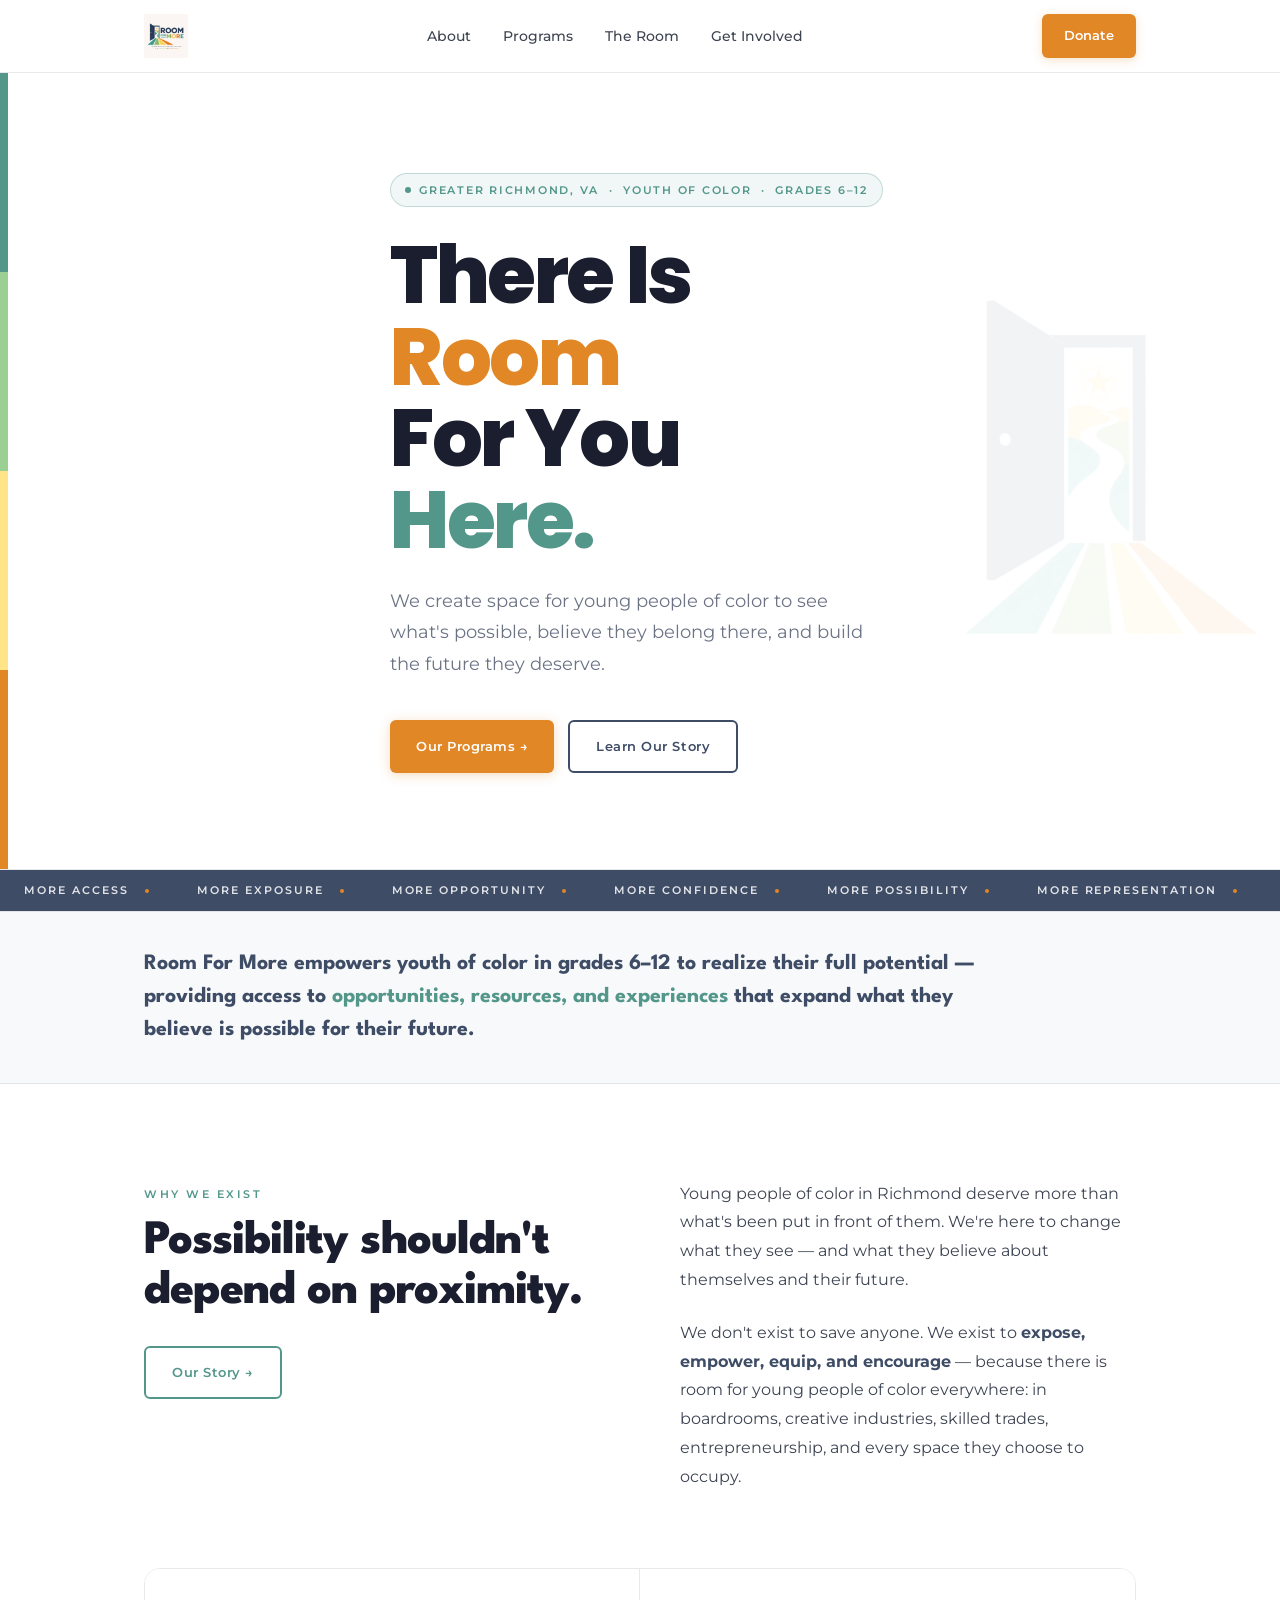
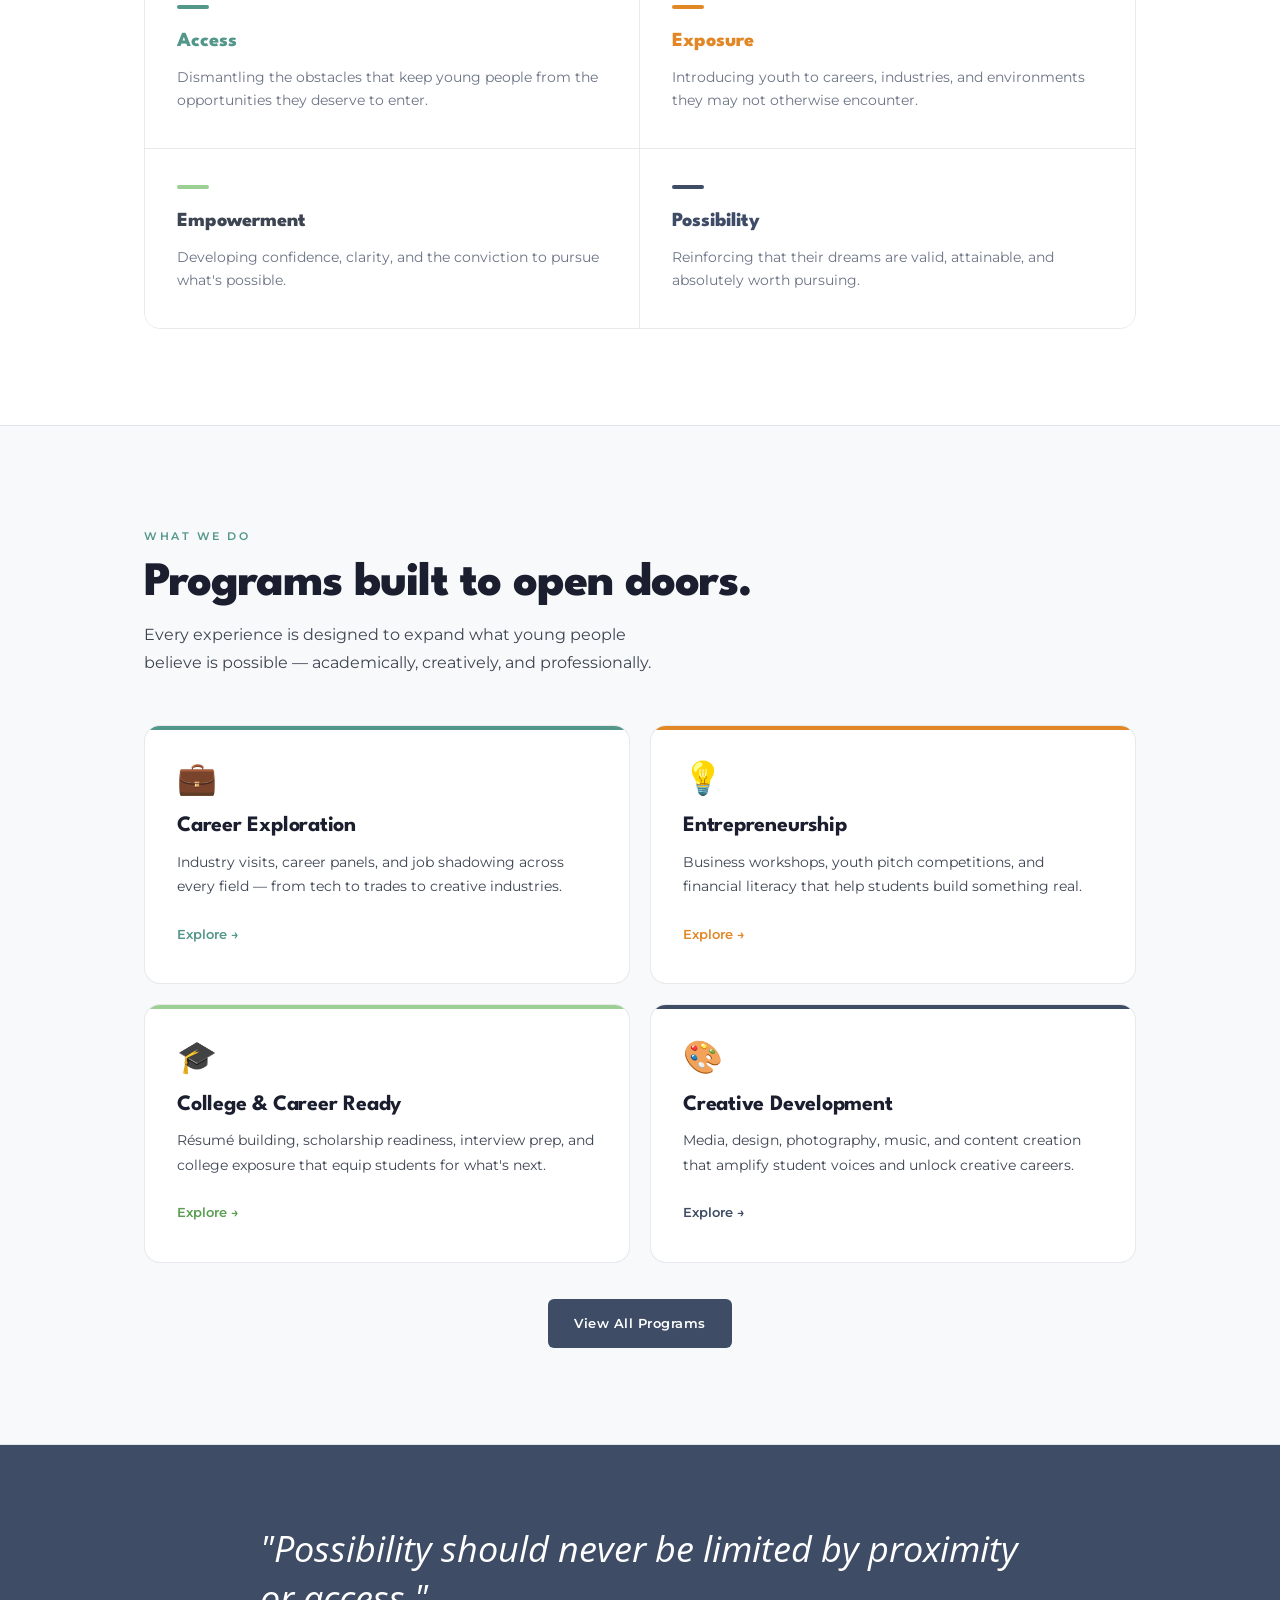
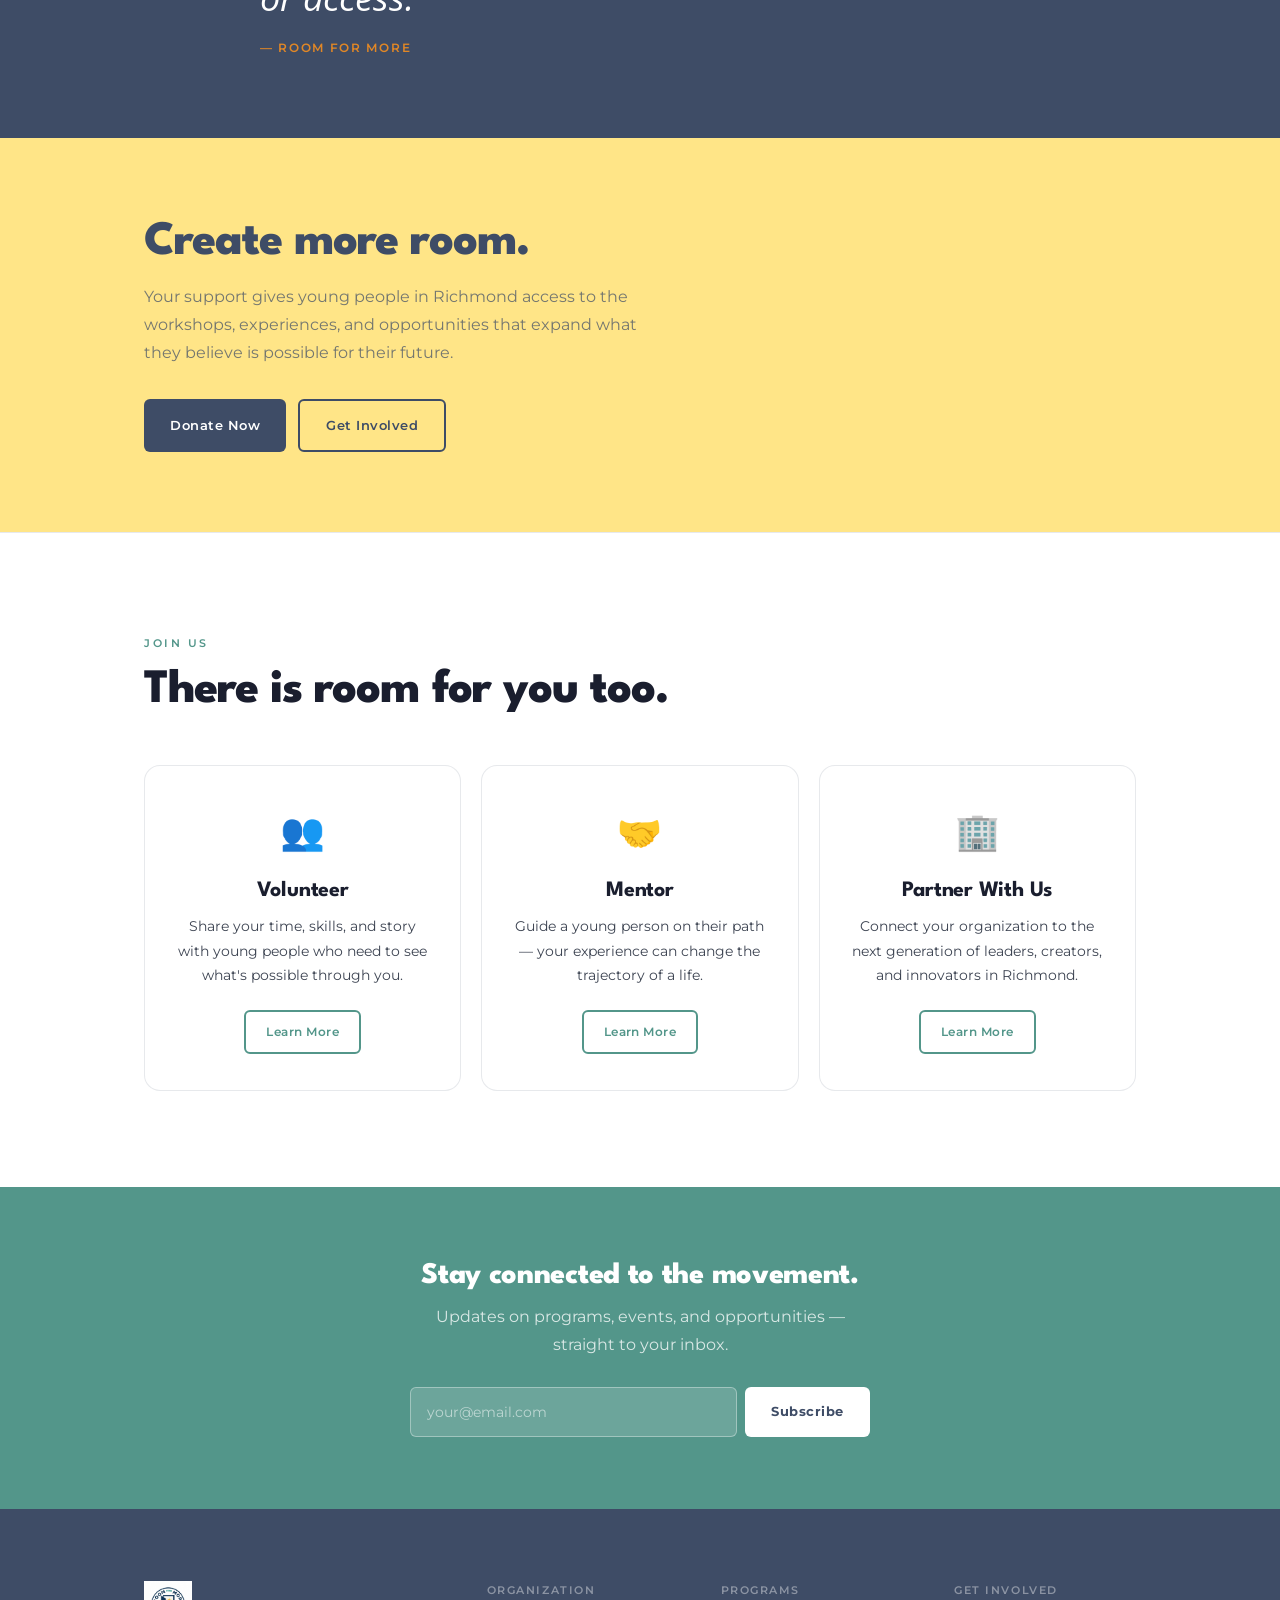
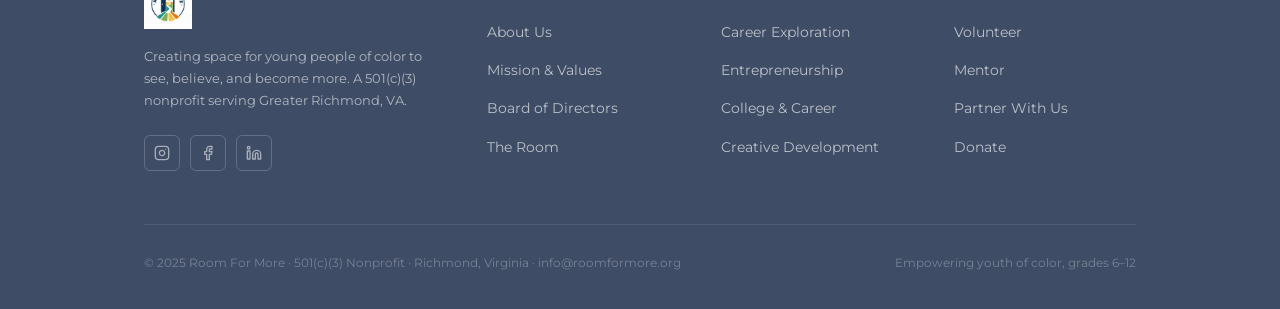
<file: index.html>
<!DOCTYPE html>
<html lang="en">
<head>
  <meta charset="UTF-8">
  <meta name="viewport" content="width=device-width, initial-scale=1.0">
  <meta name="description" content="Room For More empowers youth of color in grades 6–12 in Greater Richmond, VA through career exploration, entrepreneurship, creative development, and college readiness.">
  <title>Room For More — Creating Space for Young People of Color</title>
  <link rel="stylesheet" href="style.css">
  <style>
    /* ---- Hero ---- */
    .hero {
      background: #fff;
      padding: 100px var(--gutter) 96px;
      position: relative;
      overflow: hidden;
      min-height: 88vh;
      display: flex;
      align-items: center;
      border-bottom: 1px solid var(--border);
    }
    .hero__content { position: relative; z-index: 2; max-width: 680px; }

    .hero__tag {
      display: inline-flex;
      align-items: center;
      gap: 8px;
      background: rgba(83,150,138,0.08);
      border: 1px solid rgba(83,150,138,0.3);
      color: var(--teal);
      font-family: var(--font-sub);
      font-size: 11px;
      font-weight: 600;
      letter-spacing: 0.16em;
      text-transform: uppercase;
      padding: 7px 14px;
      border-radius: 100px;
      margin-bottom: 28px;
    }
    .hero__tag-dot {
      width: 6px; height: 6px;
      border-radius: 50%;
      background: var(--teal);
      animation: pulse 2s ease infinite;
    }
    @keyframes pulse { 0%,100%{opacity:1;} 50%{opacity:0.3;} }

    .hero h1 { margin-bottom: 24px; }
    .hero h1 .accent-orange { color: var(--orange); }
    .hero h1 .accent-teal   { color: var(--teal); }

    .hero__sub {
      font-size: clamp(15px, 2vw, 18px);
      color: var(--text-muted);
      max-width: 500px;
      line-height: 1.75;
      margin-bottom: 40px;
    }
    .hero__btns { display: flex; gap: 14px; flex-wrap: wrap; }

    /* Decorative logo watermark right side */
    .hero__watermark {
      position: absolute;
      right: -40px;
      top: 50%;
      transform: translateY(-50%);
      width: 480px;
      height: 480px;
      opacity: 0.06;
      pointer-events: none;
      z-index: 1;
    }
    /* Color stripe accent */
    .hero__stripes {
      position: absolute;
      left: 0; top: 0; bottom: 0;
      display: flex;
      width: 8px;
      flex-direction: column;
    }
    .hero__stripe { flex: 1; }

    /* Mission bar */
    .mission-bar {
      background: var(--bg-light);
      border-top: 1px solid var(--border);
      border-bottom: 1px solid var(--border);
      padding: 36px var(--gutter);
    }
    .mission-bar p {
      font-family: var(--font-heading);
      font-size: clamp(16px, 2.2vw, 22px);
      font-weight: 700;
      color: var(--navy);
      max-width: 860px;
      line-height: 1.5;
    }
    .mission-bar p span { color: var(--teal); }

    /* Why section */
    .why-layout {
      display: grid;
      grid-template-columns: 1fr 1fr;
      gap: 80px;
      align-items: start;
    }
    .why-left p {
      font-size: 16px;
      line-height: 1.8;
      margin-bottom: 24px;
    }

    @media (max-width: 768px) {
      .hero { min-height: 75vh; }
      .hero__watermark { display: none; }
      .why-layout { grid-template-columns: 1fr; gap: 40px; }
    }
  </style>
</head>
<body data-page="home">
  <div id="nav-placeholder"></div>

  <!-- HERO -->
  <section class="hero" aria-label="Hero">
    <div class="hero__stripes" aria-hidden="true">
      <div class="hero__stripe" style="background:var(--teal);"></div>
      <div class="hero__stripe" style="background:var(--green);"></div>
      <div class="hero__stripe" style="background:var(--yellow);"></div>
      <div class="hero__stripe" style="background:var(--orange);"></div>
    </div>
    <img class="hero__watermark" src="rfm_submark_logo.png" alt="" aria-hidden="true">

    <div class="hero__content container">
      <div class="hero__tag">
        <span class="hero__tag-dot"></span>
        Greater Richmond, VA &nbsp;·&nbsp; Youth of Color &nbsp;·&nbsp; Grades 6–12
      </div>
      <h1>
        There Is<br>
        <span class="accent-orange">Room</span><br>
        For You<br>
        <span class="accent-teal">Here.</span>
      </h1>
      <p class="hero__sub">We create space for young people of color to see what's possible, believe they belong there, and build the future they deserve.</p>
      <div class="hero__btns">
        <a href="programs.html" class="btn btn--orange">Our Programs &rarr;</a>
        <a href="about.html"    class="btn btn--outline">Learn Our Story</a>
      </div>
    </div>
  </section>

  <!-- TICKER -->
  <div id="ticker-placeholder"></div>

  <!-- MISSION BAR -->
  <div class="mission-bar">
    <div class="container">
      <p>Room For More empowers youth of color in grades 6–12 to realize their full potential — providing access to <span>opportunities, resources, and experiences</span> that expand what they believe is possible for their future.</p>
    </div>
  </div>

  <!-- WHY WE EXIST -->
  <section class="section" style="background:var(--bg-white);" aria-labelledby="why-heading">
    <div class="container">
      <div class="why-layout">
        <div>
          <span class="eyebrow">Why We Exist</span>
          <h2 id="why-heading">Possibility shouldn't depend on proximity.</h2>
          <a href="about.html" class="btn btn--outline-teal" style="margin-top:28px;">Our Story &rarr;</a>
        </div>
        <div class="why-left">
          <p>Young people of color in Richmond deserve more than what's been put in front of them. We're here to change what they see — and what they believe about themselves and their future.</p>
          <p>We don't exist to save anyone. We exist to <strong style="color:var(--navy);">expose, empower, equip, and encourage</strong> — because there is room for young people of color everywhere: in boardrooms, creative industries, skilled trades, entrepreneurship, and every space they choose to occupy.</p>
        </div>
      </div>

      <div class="value-grid" role="list">
        <div class="value-cell" role="listitem">
          <div class="value-bar" style="background:var(--teal);"></div>
          <div class="value-name" style="color:var(--teal);">Access</div>
          <div class="value-desc">Dismantling the obstacles that keep young people from the opportunities they deserve to enter.</div>
        </div>
        <div class="value-cell" role="listitem">
          <div class="value-bar" style="background:var(--orange);"></div>
          <div class="value-name" style="color:var(--orange);">Exposure</div>
          <div class="value-desc">Introducing youth to careers, industries, and environments they may not otherwise encounter.</div>
        </div>
        <div class="value-cell" role="listitem">
          <div class="value-bar" style="background:var(--green);"></div>
          <div class="value-name" style="color:#5a9e51);">Empowerment</div>
          <div class="value-desc">Developing confidence, clarity, and the conviction to pursue what's possible.</div>
        </div>
        <div class="value-cell" role="listitem">
          <div class="value-bar" style="background:var(--navy);"></div>
          <div class="value-name" style="color:var(--navy);">Possibility</div>
          <div class="value-desc">Reinforcing that their dreams are valid, attainable, and absolutely worth pursuing.</div>
        </div>
      </div>
    </div>
  </section>

  <!-- PROGRAMS -->
  <section class="section" style="background:var(--bg-light);border-top:1px solid var(--border);border-bottom:1px solid var(--border);" aria-labelledby="prog-heading">
    <div class="container">
      <span class="eyebrow">What We Do</span>
      <h2 id="prog-heading">Programs built to open doors.</h2>
      <p style="margin-top:12px;max-width:520px;">Every experience is designed to expand what young people believe is possible — academically, creatively, and professionally.</p>

      <div class="prog-grid" role="list">
        <div class="prog-card" role="listitem">
          <div class="prog-card__top-bar" style="background:var(--teal);"></div>
          <div class="prog-card__icon">💼</div>
          <h3>Career Exploration</h3>
          <p>Industry visits, career panels, and job shadowing across every field — from tech to trades to creative industries.</p>
          <a href="programs.html#career" class="prog-card__link" style="color:var(--teal);">Explore &rarr;</a>
        </div>
        <div class="prog-card" role="listitem">
          <div class="prog-card__top-bar" style="background:var(--orange);"></div>
          <div class="prog-card__icon">💡</div>
          <h3>Entrepreneurship</h3>
          <p>Business workshops, youth pitch competitions, and financial literacy that help students build something real.</p>
          <a href="programs.html#entrepreneurship" class="prog-card__link" style="color:var(--orange);">Explore &rarr;</a>
        </div>
        <div class="prog-card" role="listitem">
          <div class="prog-card__top-bar" style="background:var(--green);"></div>
          <div class="prog-card__icon">🎓</div>
          <h3>College &amp; Career Ready</h3>
          <p>Résumé building, scholarship readiness, interview prep, and college exposure that equip students for what's next.</p>
          <a href="programs.html#college" class="prog-card__link" style="color:#5a9e51;">Explore &rarr;</a>
        </div>
        <div class="prog-card" role="listitem">
          <div class="prog-card__top-bar" style="background:var(--navy);"></div>
          <div class="prog-card__icon">🎨</div>
          <h3>Creative Development</h3>
          <p>Media, design, photography, music, and content creation that amplify student voices and unlock creative careers.</p>
          <a href="programs.html#creative" class="prog-card__link" style="color:var(--navy);">Explore &rarr;</a>
        </div>
      </div>

      <div style="margin-top:36px;text-align:center;">
        <a href="programs.html" class="btn btn--navy">View All Programs</a>
      </div>
    </div>
  </section>

  <!-- QUOTE -->
  <div class="quote-block" role="blockquote">
    <div class="container">
      <blockquote>"Possibility should never be limited by proximity or access."</blockquote>
      <cite>— Room For More</cite>
    </div>
  </div>

  <!-- DONATE CTA -->
  <div class="cta-strip">
    <div class="container">
      <h2>Create more room.</h2>
      <p>Your support gives young people in Richmond access to the workshops, experiences, and opportunities that expand what they believe is possible for their future.</p>
      <div class="btn-row">
        <a href="donate.html"       class="btn btn--navy">Donate Now</a>
        <a href="get-involved.html" class="btn btn--outline">Get Involved</a>
      </div>
    </div>
  </div>

  <!-- GET INVOLVED -->
  <section class="section" style="background:var(--bg-white);border-top:1px solid var(--border);" aria-labelledby="involve-heading">
    <div class="container">
      <span class="eyebrow">Join Us</span>
      <h2 id="involve-heading">There is room for you too.</h2>
      <div class="involve-grid" role="list">
        <div class="involve-card" role="listitem">
          <div class="involve-card__icon">👥</div>
          <h3>Volunteer</h3>
          <p>Share your time, skills, and story with young people who need to see what's possible through you.</p>
          <a href="get-involved.html#volunteer" class="btn btn--outline-teal" style="font-size:12px;padding:10px 20px;">Learn More</a>
        </div>
        <div class="involve-card" role="listitem">
          <div class="involve-card__icon">🤝</div>
          <h3>Mentor</h3>
          <p>Guide a young person on their path — your experience can change the trajectory of a life.</p>
          <a href="get-involved.html#mentor" class="btn btn--outline-teal" style="font-size:12px;padding:10px 20px;">Learn More</a>
        </div>
        <div class="involve-card" role="listitem">
          <div class="involve-card__icon">🏢</div>
          <h3>Partner With Us</h3>
          <p>Connect your organization to the next generation of leaders, creators, and innovators in Richmond.</p>
          <a href="get-involved.html#partner" class="btn btn--outline-teal" style="font-size:12px;padding:10px 20px;">Learn More</a>
        </div>
      </div>
    </div>
  </section>

  <!-- EMAIL SIGNUP -->
  <section class="email-signup" aria-label="Newsletter signup">
    <div class="container">
      <h3>Stay connected to the movement.</h3>
      <p>Updates on programs, events, and opportunities — straight to your inbox.</p>
      <form class="email-form" novalidate>
        <input type="email" placeholder="your@email.com" required aria-label="Email address">
        <button type="submit" class="btn btn--white">Subscribe</button>
      </form>
    </div>
  </section>

  <div id="footer-placeholder"></div>
  <script src="shared.js"></script>
</body>
</html>
</file>
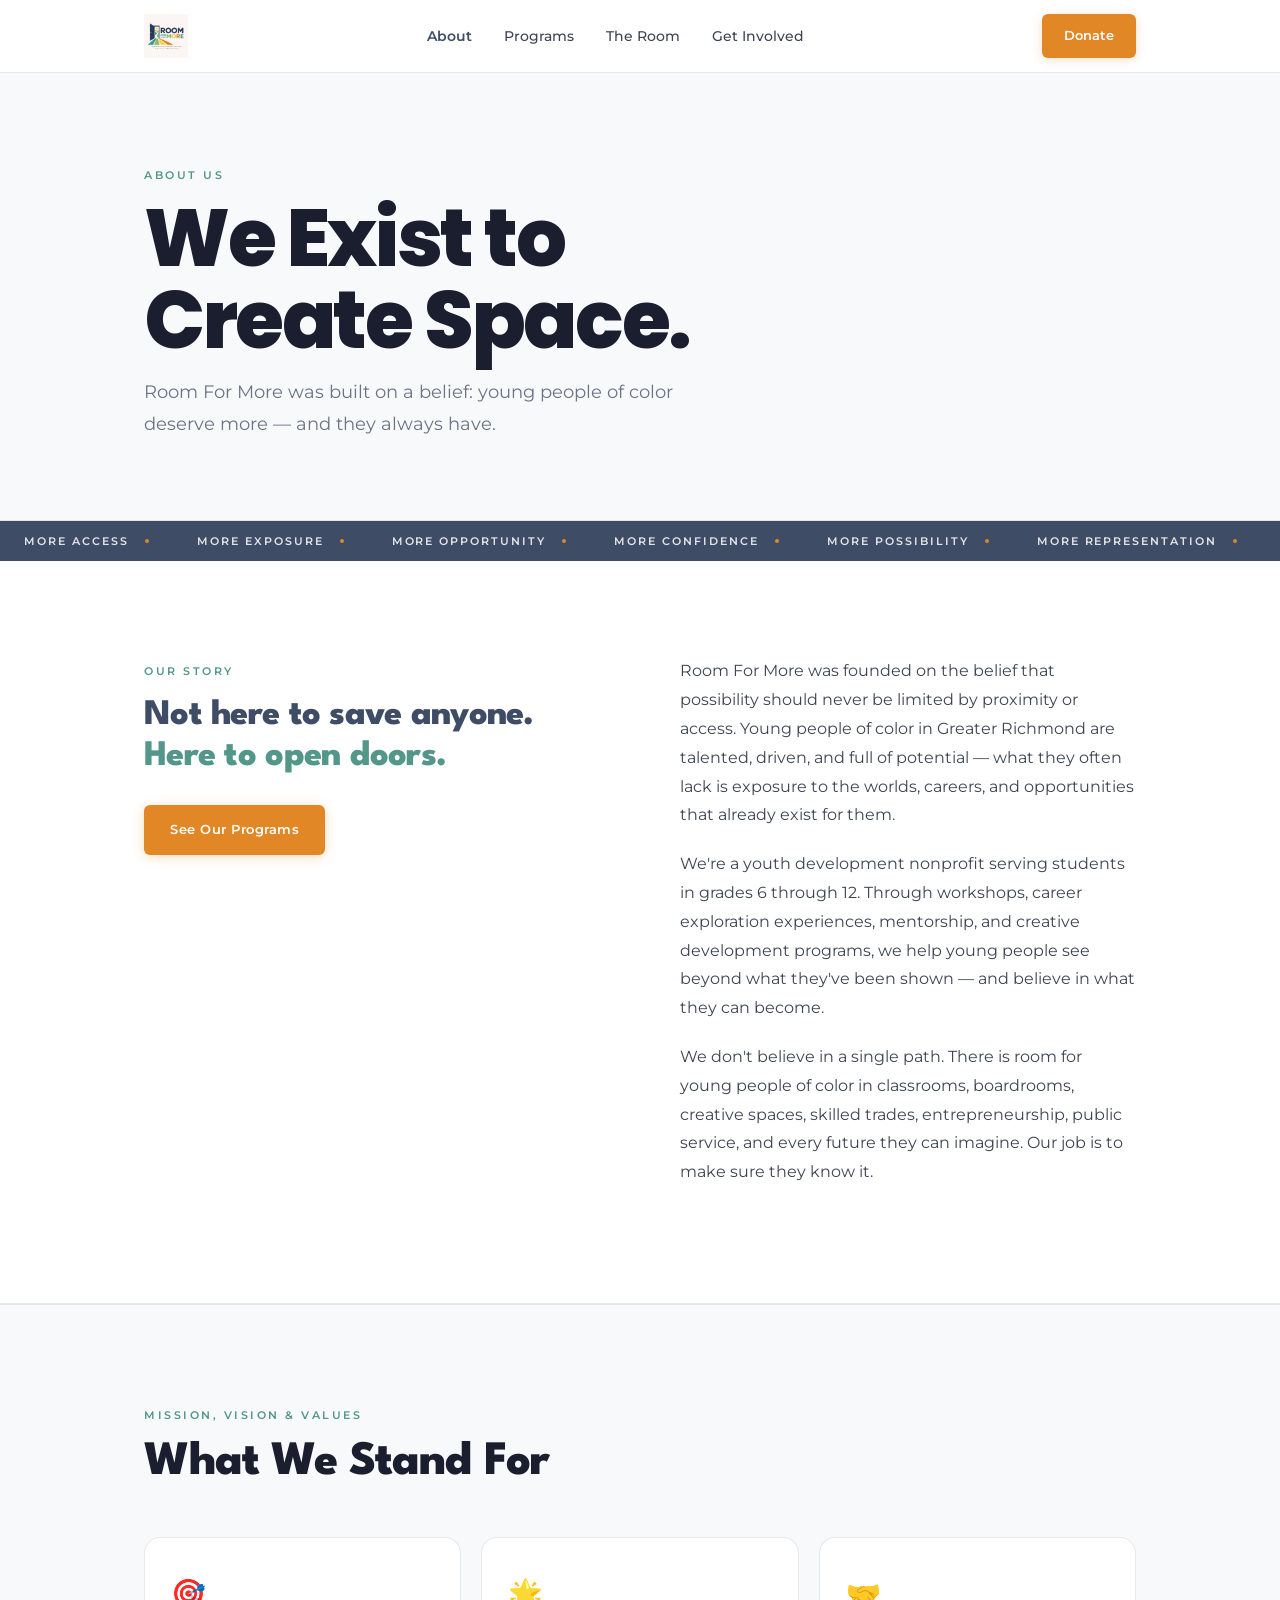
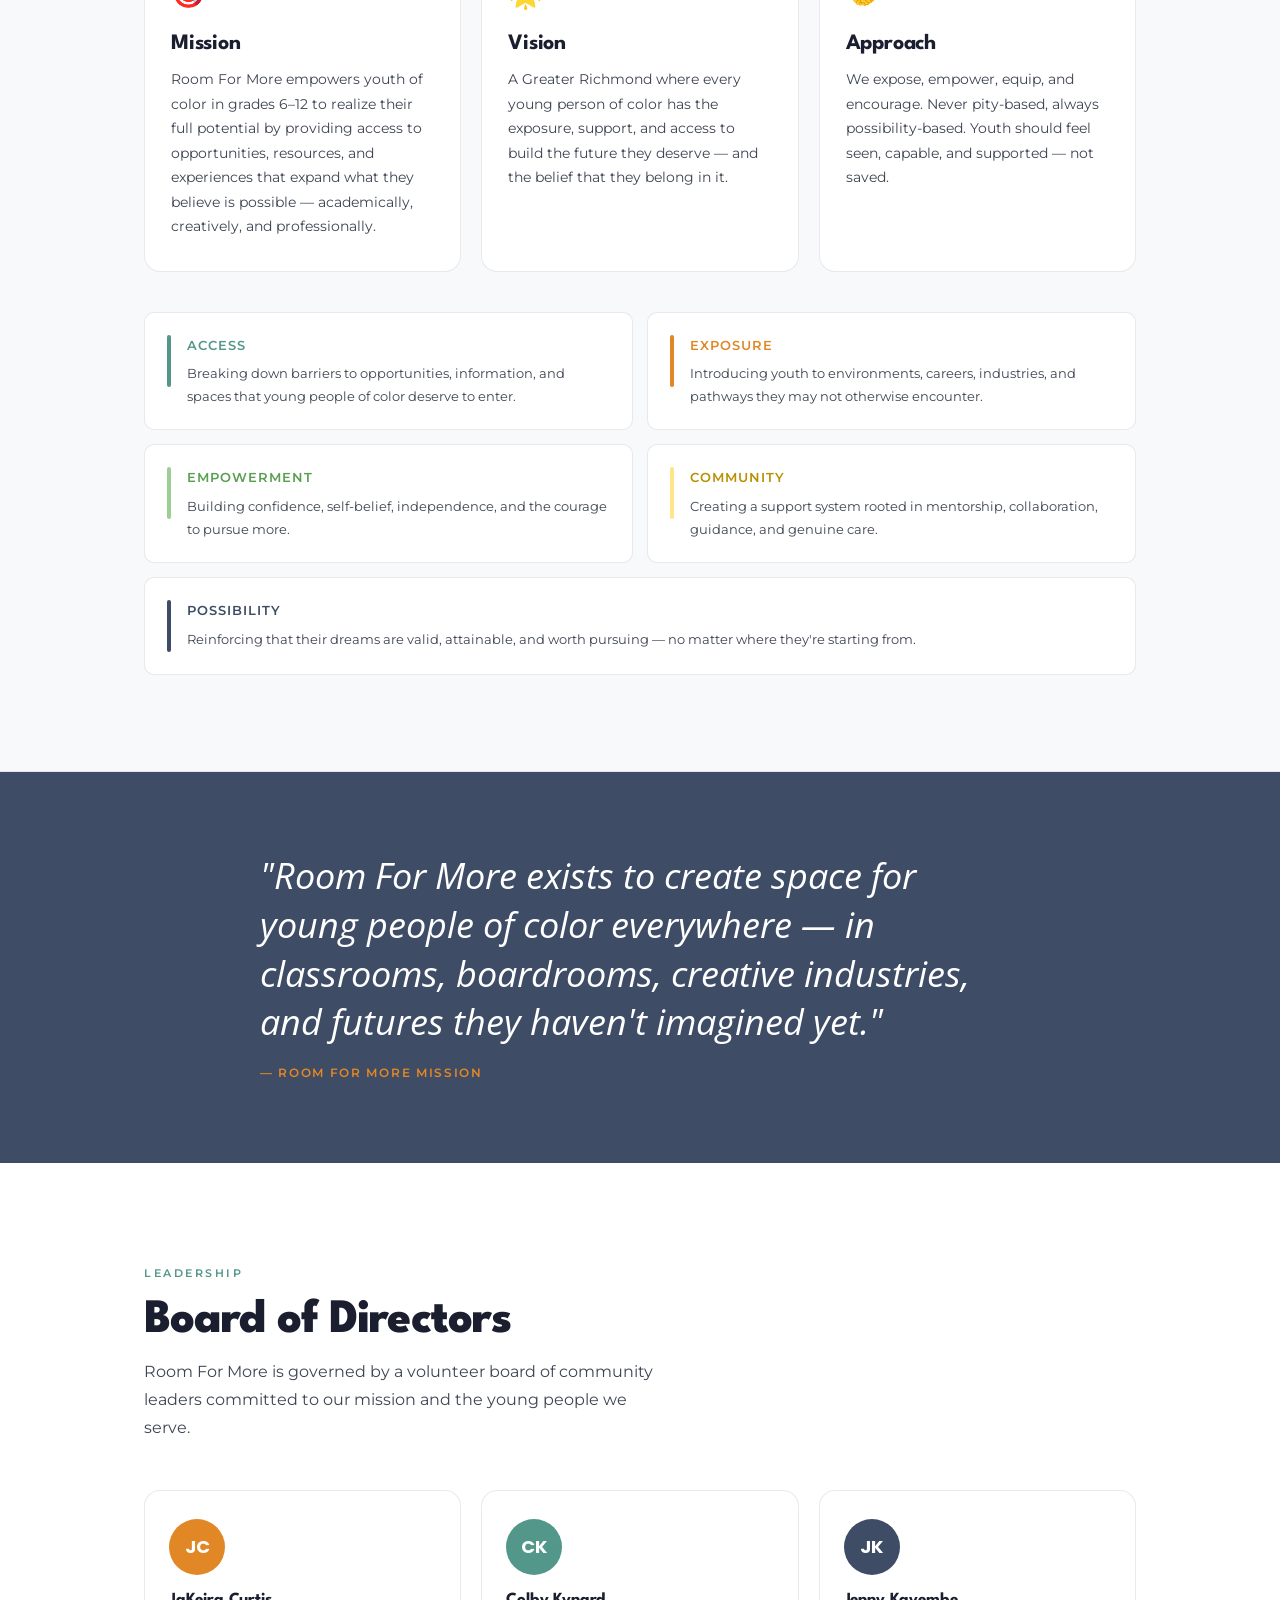
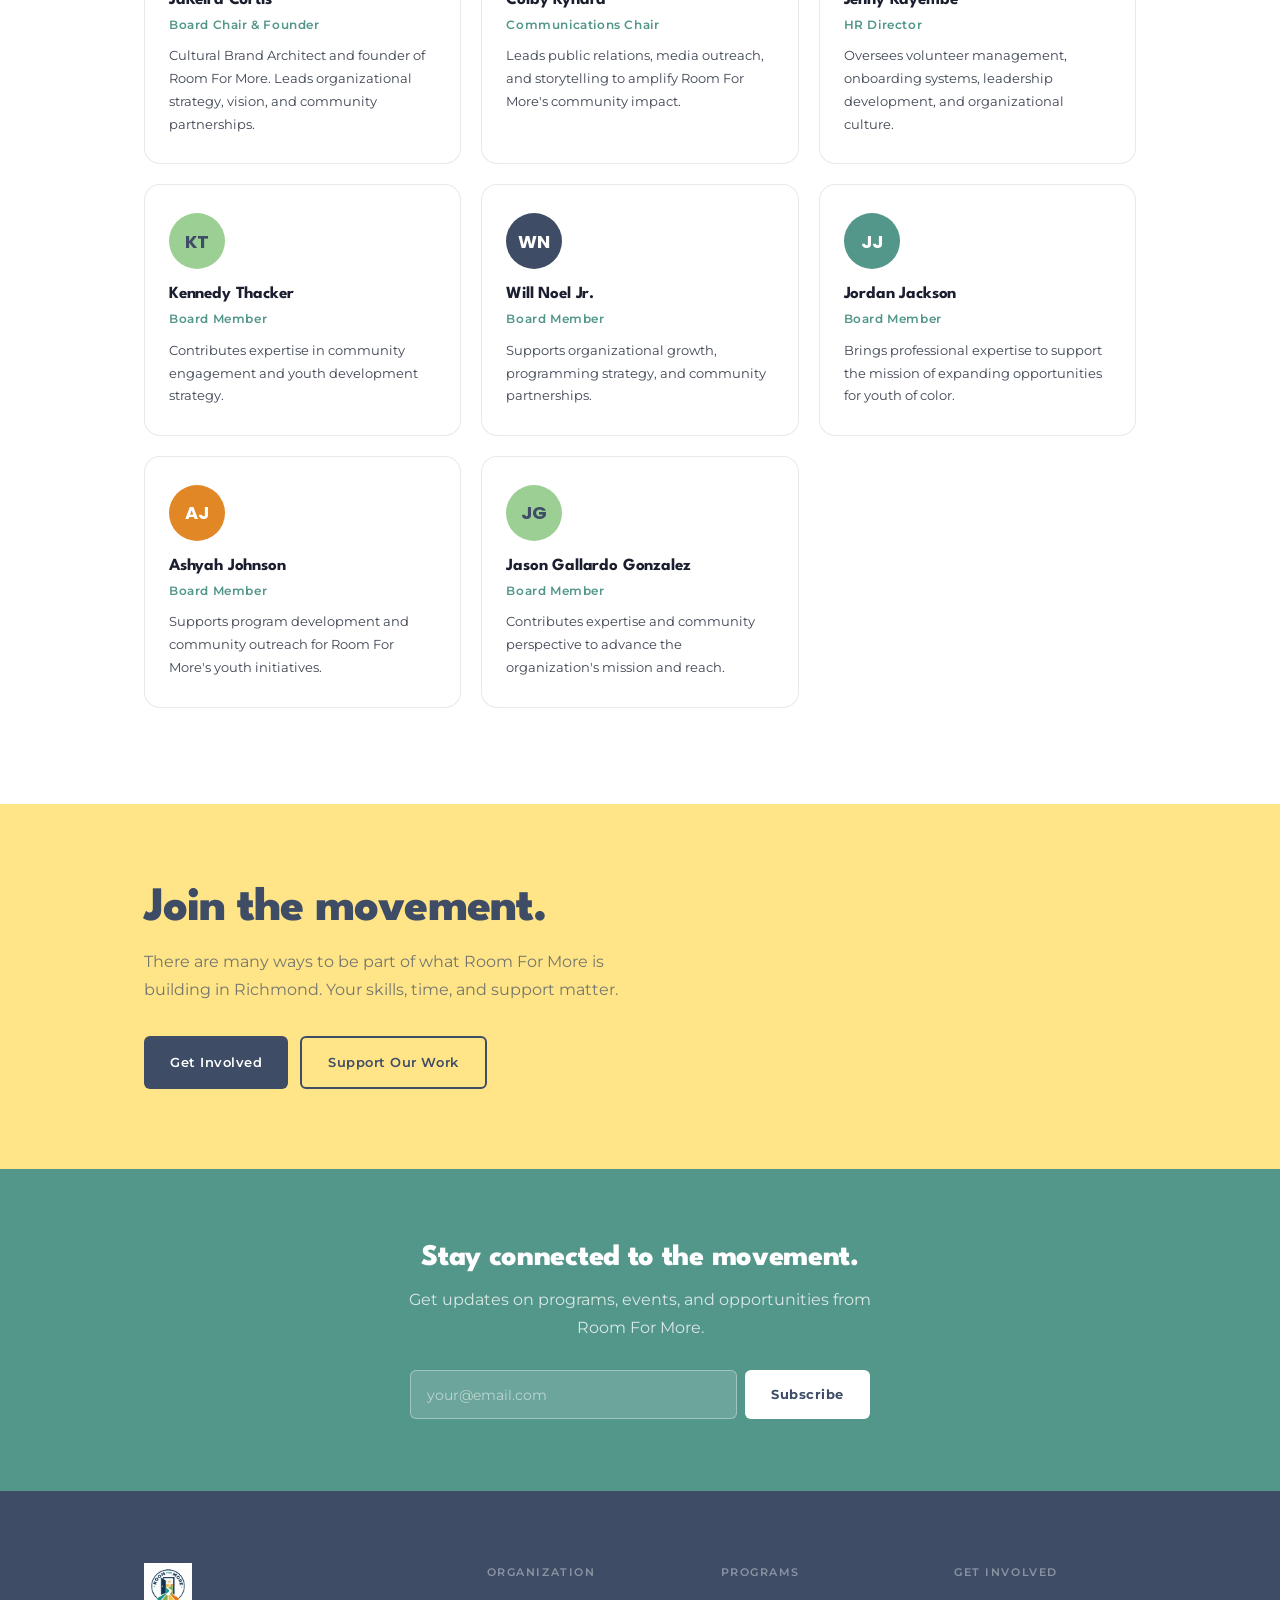
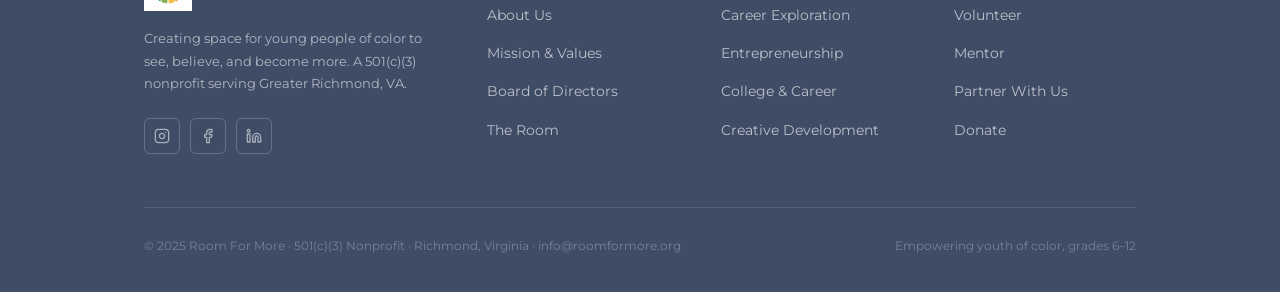
<file: about.html>
<!DOCTYPE html>
<html lang="en">
<head>
  <meta charset="UTF-8">
  <meta name="viewport" content="width=device-width, initial-scale=1.0">
  <meta name="description" content="Learn about Room For More — our story, mission, values, and the team building this movement for youth of color in Greater Richmond, VA.">
  <title>About — Room For More</title>
  <link rel="stylesheet" href="style.css">
  <style>
    .story-layout { display:grid; grid-template-columns:1fr 1fr; gap:80px; align-items:start; }
    .story-pull {
      font-family: var(--font-heading);
      font-size: clamp(24px, 3.5vw, 36px);
      font-weight: 800;
      line-height: 1.15;
      letter-spacing: -0.02em;
      color: var(--navy);
      margin-bottom: 28px;
    }
    .story-pull span { color: var(--teal); }
    .story-body p { font-size:16px; line-height:1.8; margin-bottom:20px; }
    .mission-cards { display:grid; grid-template-columns:repeat(3,1fr); gap:20px; margin-top:48px; }
    .mission-card {
      background:var(--bg-white);
      border:1px solid var(--border);
      border-radius:var(--radius-lg);
      padding:32px 26px;
      transition: box-shadow 0.2s;
    }
    .mission-card:hover { box-shadow:0 6px 22px rgba(62,76,102,0.09); }
    .mission-card__icon { font-size:28px; margin-bottom:16px; }
    .mission-card h3 { margin-bottom:10px; }
    .mission-card p  { font-size:14px; }
    .pillars-list { display:grid; grid-template-columns:1fr 1fr; gap:14px; margin-top:40px; }
    .pillar-item {
      display:flex; align-items:flex-start; gap:16px;
      padding:22px; background:var(--bg-white);
      border:1px solid var(--border); border-radius:var(--radius);
    }
    .pillar-bar { width:4px; min-height:52px; border-radius:2px; flex-shrink:0; }
    .pillar-item h4 { font-size:13px; letter-spacing:0.08em; margin-bottom:6px; }
    .pillar-item p  { font-size:13px; }
    @media(max-width:768px){
      .story-layout{grid-template-columns:1fr;gap:40px;}
      .mission-cards{grid-template-columns:1fr;}
      .pillars-list{grid-template-columns:1fr;}
    }
  </style>
</head>
<body data-page="about">
  <div id="nav-placeholder"></div>

  <header class="page-hero">
    <div class="container">
      <span class="eyebrow">About Us</span>
      <h1>We Exist to<br>Create Space.</h1>
      <p>Room For More was built on a belief: young people of color deserve more — and they always have.</p>
    </div>
  </header>

  <div id="ticker-placeholder"></div>

  <section class="section" aria-labelledby="story-heading">
    <div class="container">
      <div class="story-layout">
        <div>
          <span class="eyebrow">Our Story</span>
          <p class="story-pull">Not here to save anyone.<br><span>Here to open doors.</span></p>
          <a href="programs.html" class="btn btn--orange">See Our Programs</a>
        </div>
        <div class="story-body">
          <p>Room For More was founded on the belief that possibility should never be limited by proximity or access. Young people of color in Greater Richmond are talented, driven, and full of potential — what they often lack is exposure to the worlds, careers, and opportunities that already exist for them.</p>
          <p>We're a youth development nonprofit serving students in grades 6 through 12. Through workshops, career exploration experiences, mentorship, and creative development programs, we help young people see beyond what they've been shown — and believe in what they can become.</p>
          <p>We don't believe in a single path. There is room for young people of color in classrooms, boardrooms, creative spaces, skilled trades, entrepreneurship, public service, and every future they can imagine. Our job is to make sure they know it.</p>
        </div>
      </div>
    </div>
  </section>

  <hr class="divider">

  <section class="section" id="mission" style="background:var(--bg-light);border-top:1px solid var(--border);border-bottom:1px solid var(--border);" aria-labelledby="mvv-heading">
    <div class="container">
      <span class="eyebrow">Mission, Vision &amp; Values</span>
      <h2 id="mvv-heading">What We Stand For</h2>
      <div class="mission-cards" role="list">
        <div class="mission-card" role="listitem">
          <div class="mission-card__icon">🎯</div>
          <h3>Mission</h3>
          <p>Room For More empowers youth of color in grades 6–12 to realize their full potential by providing access to opportunities, resources, and experiences that expand what they believe is possible — academically, creatively, and professionally.</p>
        </div>
        <div class="mission-card" role="listitem">
          <div class="mission-card__icon">🌟</div>
          <h3>Vision</h3>
          <p>A Greater Richmond where every young person of color has the exposure, support, and access to build the future they deserve — and the belief that they belong in it.</p>
        </div>
        <div class="mission-card" role="listitem">
          <div class="mission-card__icon">🤝</div>
          <h3>Approach</h3>
          <p>We expose, empower, equip, and encourage. Never pity-based, always possibility-based. Youth should feel seen, capable, and supported — not saved.</p>
        </div>
      </div>

      <div class="pillars-list" role="list">
        <div class="pillar-item" role="listitem">
          <div class="pillar-bar" style="background:var(--teal);"></div>
          <div><h4 style="color:var(--teal);">Access</h4><p>Breaking down barriers to opportunities, information, and spaces that young people of color deserve to enter.</p></div>
        </div>
        <div class="pillar-item" role="listitem">
          <div class="pillar-bar" style="background:var(--orange);"></div>
          <div><h4 style="color:var(--orange);">Exposure</h4><p>Introducing youth to environments, careers, industries, and pathways they may not otherwise encounter.</p></div>
        </div>
        <div class="pillar-item" role="listitem">
          <div class="pillar-bar" style="background:var(--green);"></div>
          <div><h4 style="color:#5a9e51;">Empowerment</h4><p>Building confidence, self-belief, independence, and the courage to pursue more.</p></div>
        </div>
        <div class="pillar-item" role="listitem">
          <div class="pillar-bar" style="background:var(--yellow);"></div>
          <div><h4 style="color:#b89000;">Community</h4><p>Creating a support system rooted in mentorship, collaboration, guidance, and genuine care.</p></div>
        </div>
        <div class="pillar-item" role="listitem" style="grid-column:1/-1;">
          <div class="pillar-bar" style="background:var(--navy);"></div>
          <div><h4 style="color:var(--navy);">Possibility</h4><p>Reinforcing that their dreams are valid, attainable, and worth pursuing — no matter where they're starting from.</p></div>
        </div>
      </div>
    </div>
  </section>

  <div class="quote-block">
    <div class="container">
      <blockquote>"Room For More exists to create space for young people of color everywhere — in classrooms, boardrooms, creative industries, and futures they haven't imagined yet."</blockquote>
      <cite>— Room For More Mission</cite>
    </div>
  </div>

  <section class="section" id="board" aria-labelledby="board-heading">
    <div class="container">
      <span class="eyebrow">Leadership</span>
      <h2 id="board-heading">Board of Directors</h2>
      <p style="margin-top:12px;max-width:520px;">Room For More is governed by a volunteer board of community leaders committed to our mission and the young people we serve.</p>
      <div class="team-grid" role="list">
        <div class="team-card" role="listitem">
          <div class="team-avatar" style="background:var(--orange);">JC</div>
          <h3>JaKeira Curtis</h3>
          <div class="team-card__role">Board Chair &amp; Founder</div>
          <p>Cultural Brand Architect and founder of Room For More. Leads organizational strategy, vision, and community partnerships.</p>
        </div>
        <div class="team-card" role="listitem">
          <div class="team-avatar" style="background:var(--teal);">CK</div>
          <h3>Colby Kynard</h3>
          <div class="team-card__role">Communications Chair</div>
          <p>Leads public relations, media outreach, and storytelling to amplify Room For More's community impact.</p>
        </div>
        <div class="team-card" role="listitem">
          <div class="team-avatar" style="background:var(--navy);">JK</div>
          <h3>Jenny Kayembe</h3>
          <div class="team-card__role">HR Director</div>
          <p>Oversees volunteer management, onboarding systems, leadership development, and organizational culture.</p>
        </div>
        <div class="team-card" role="listitem">
          <div class="team-avatar" style="background:var(--green);color:var(--navy);">KT</div>
          <h3>Kennedy Thacker</h3>
          <div class="team-card__role">Board Member</div>
          <p>Contributes expertise in community engagement and youth development strategy.</p>
        </div>
        <div class="team-card" role="listitem">
          <div class="team-avatar" style="background:var(--navy);">WN</div>
          <h3>Will Noel Jr.</h3>
          <div class="team-card__role">Board Member</div>
          <p>Supports organizational growth, programming strategy, and community partnerships.</p>
        </div>
        <div class="team-card" role="listitem">
          <div class="team-avatar" style="background:var(--teal);">JJ</div>
          <h3>Jordan Jackson</h3>
          <div class="team-card__role">Board Member</div>
          <p>Brings professional expertise to support the mission of expanding opportunities for youth of color.</p>
        </div>
        <div class="team-card" role="listitem">
          <div class="team-avatar" style="background:var(--orange);">AJ</div>
          <h3>Ashyah Johnson</h3>
          <div class="team-card__role">Board Member</div>
          <p>Supports program development and community outreach for Room For More's youth initiatives.</p>
        </div>
        <div class="team-card" role="listitem">
          <div class="team-avatar" style="background:var(--green);color:var(--navy);">JG</div>
          <h3>Jason Gallardo Gonzalez</h3>
          <div class="team-card__role">Board Member</div>
          <p>Contributes expertise and community perspective to advance the organization's mission and reach.</p>
        </div>
      </div>
    </div>
  </section>

  <div class="cta-strip">
    <div class="container">
      <h2>Join the movement.</h2>
      <p>There are many ways to be part of what Room For More is building in Richmond. Your skills, time, and support matter.</p>
      <div class="btn-row">
        <a href="get-involved.html" class="btn btn--navy">Get Involved</a>
        <a href="donate.html"       class="btn btn--outline">Support Our Work</a>
      </div>
    </div>
  </div>

  <section class="email-signup">
    <div class="container">
      <h3>Stay connected to the movement.</h3>
      <p>Get updates on programs, events, and opportunities from Room For More.</p>
      <form class="email-form" novalidate>
        <input type="email" placeholder="your@email.com" required aria-label="Email address">
        <button type="submit" class="btn btn--white">Subscribe</button>
      </form>
    </div>
  </section>

  <div id="footer-placeholder"></div>
  <script src="shared.js"></script>
</body>
</html>
</file>
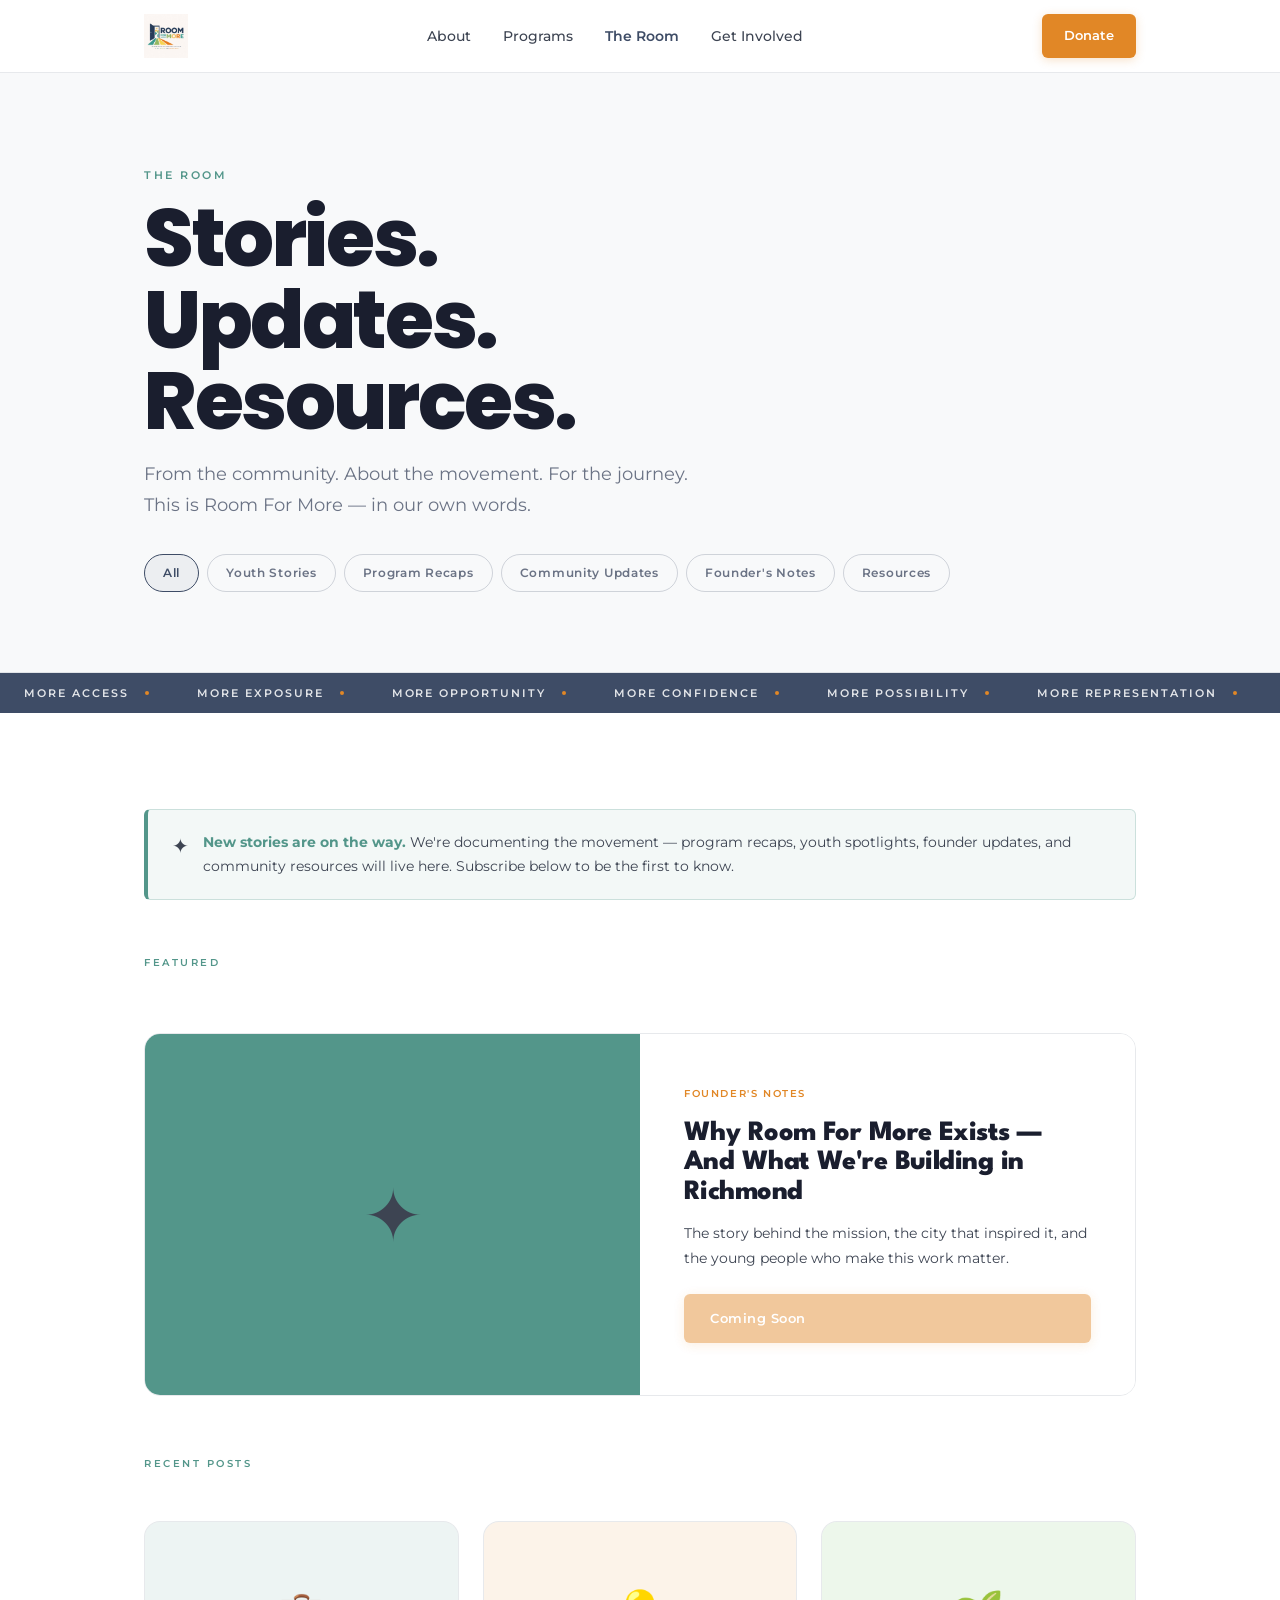
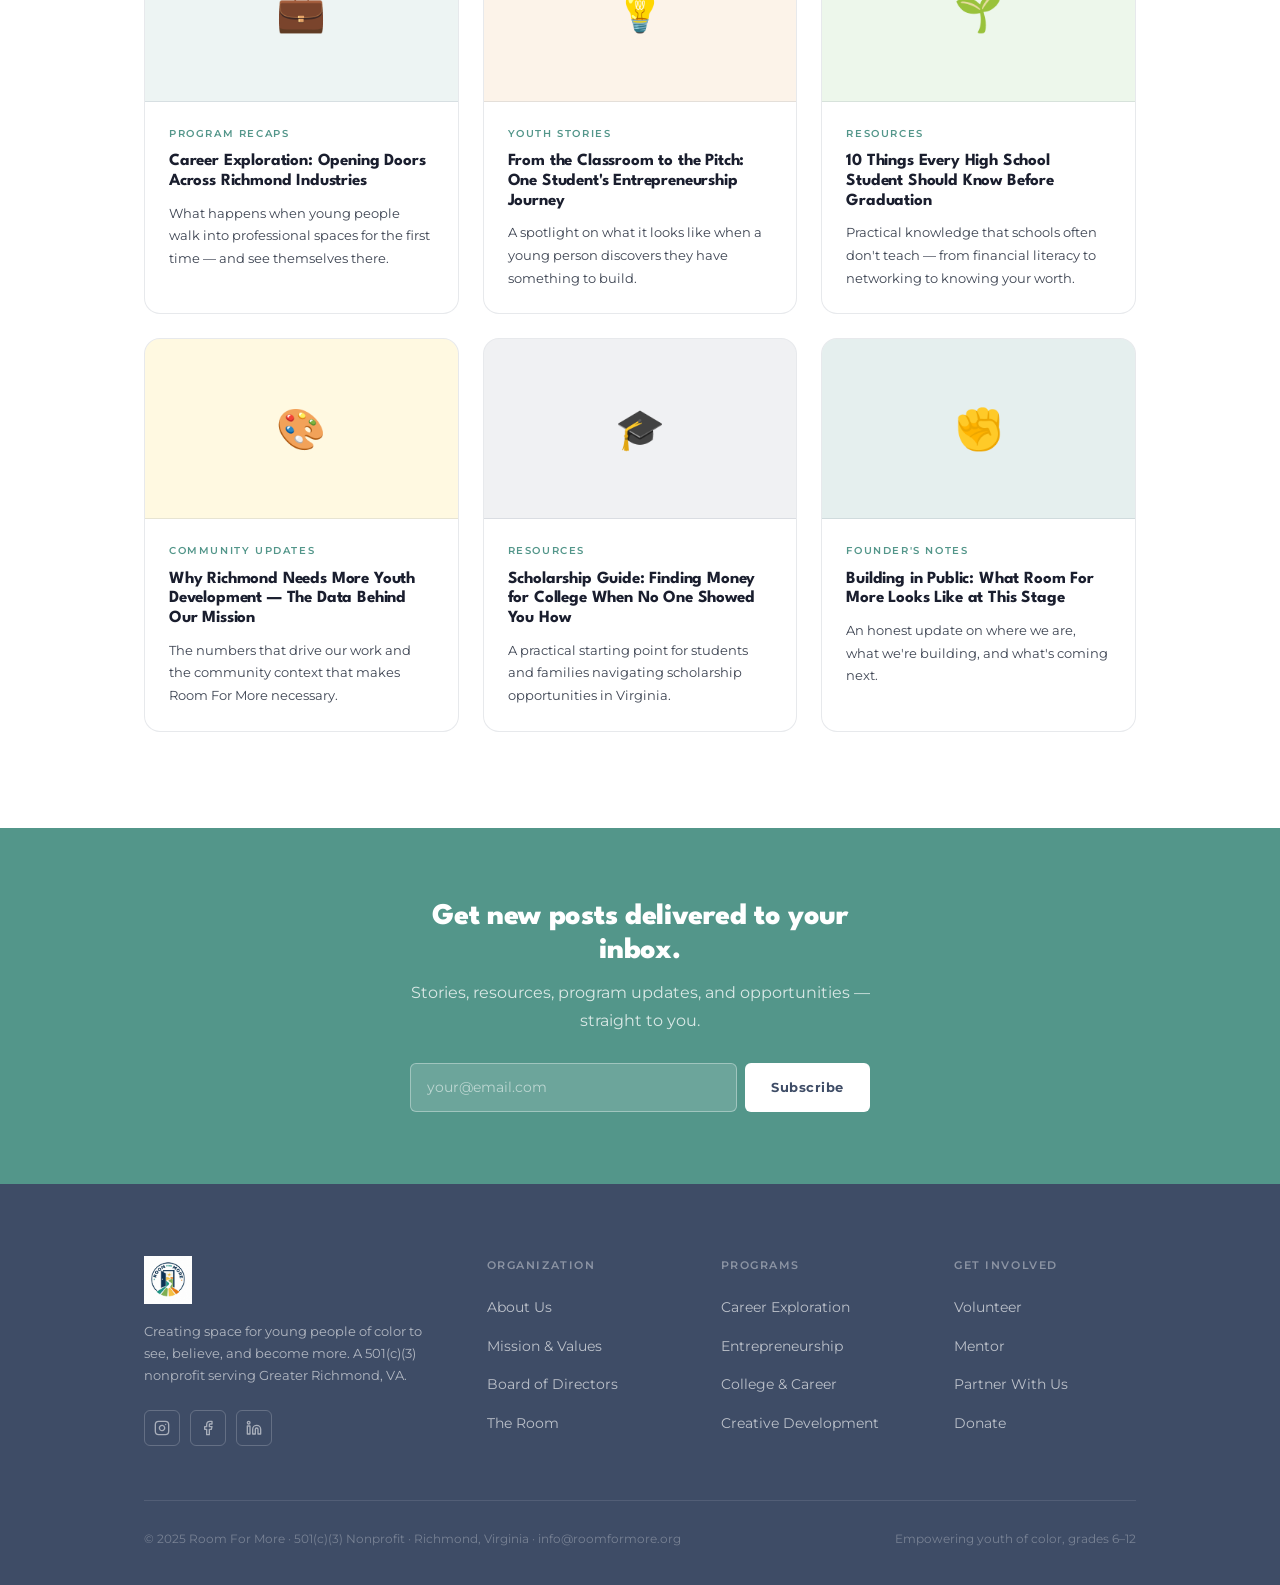
<file: blog.html>
<!DOCTYPE html>
<html lang="en">
<head>
  <meta charset="UTF-8">
  <meta name="viewport" content="width=device-width, initial-scale=1.0">
  <meta name="description" content="The Room — stories from the community, updates from the movement, and resources for the journey. Room For More's blog.">
  <title>The Room — Room For More</title>
  <link rel="stylesheet" href="style.css">
  <style>
    .coming-notice {
      background: rgba(83,150,138,0.07);
      border: 1px solid rgba(83,150,138,0.25);
      border-left: 4px solid var(--teal);
      border-radius: var(--radius-sm);
      padding: 20px 24px;
      margin-bottom: 48px;
      display: flex;
      gap: 14px;
      align-items: flex-start;
    }
    .coming-notice span { font-size:20px; flex-shrink:0; }
    .coming-notice p { font-size:14px; margin:0; }
    .coming-notice strong { color:var(--teal); }
  </style>
</head>
<body data-page="blog">
  <div id="nav-placeholder"></div>

  <header class="page-hero">
    <div class="container">
      <span class="eyebrow">The Room</span>
      <h1>Stories.<br>Updates.<br>Resources.</h1>
      <p>From the community. About the movement. For the journey. This is Room For More — in our own words.</p>
      <div class="blog-cats" role="list">
        <button class="blog-cat-btn active">All</button>
        <button class="blog-cat-btn">Youth Stories</button>
        <button class="blog-cat-btn">Program Recaps</button>
        <button class="blog-cat-btn">Community Updates</button>
        <button class="blog-cat-btn">Founder's Notes</button>
        <button class="blog-cat-btn">Resources</button>
      </div>
    </div>
  </header>

  <div id="ticker-placeholder"></div>

  <section class="section">
    <div class="container">
      <div class="coming-notice">
        <span>✦</span>
        <p><strong>New stories are on the way.</strong> We're documenting the movement — program recaps, youth spotlights, founder updates, and community resources will live here. Subscribe below to be the first to know.</p>
      </div>

      <span class="eyebrow" style="font-size:10px;">Featured</span>
      <div class="blog-featured">
        <div class="blog-featured__img">✦</div>
        <div class="blog-featured__body">
          <div class="blog-featured__cat">Founder's Notes</div>
          <h2>Why Room For More Exists — And What We're Building in Richmond</h2>
          <p>The story behind the mission, the city that inspired it, and the young people who make this work matter.</p>
          <a href="#" class="btn btn--orange" style="pointer-events:none;opacity:0.45;">Coming Soon</a>
        </div>
      </div>

      <span class="eyebrow" style="font-size:10px;margin-top:60px;display:block;">Recent Posts</span>
      <div class="blog-grid">
        <article class="blog-card">
          <div class="blog-card__img" style="background:rgba(83,150,138,0.10);">💼</div>
          <div class="blog-card__body">
            <div class="blog-card__cat">Program Recaps</div>
            <h3>Career Exploration: Opening Doors Across Richmond Industries</h3>
            <p>What happens when young people walk into professional spaces for the first time — and see themselves there.</p>
          </div>
        </article>
        <article class="blog-card">
          <div class="blog-card__img" style="background:rgba(225,135,38,0.10);">💡</div>
          <div class="blog-card__body">
            <div class="blog-card__cat">Youth Stories</div>
            <h3>From the Classroom to the Pitch: One Student's Entrepreneurship Journey</h3>
            <p>A spotlight on what it looks like when a young person discovers they have something to build.</p>
          </div>
        </article>
        <article class="blog-card">
          <div class="blog-card__img" style="background:rgba(156,207,147,0.18);">🌱</div>
          <div class="blog-card__body">
            <div class="blog-card__cat">Resources</div>
            <h3>10 Things Every High School Student Should Know Before Graduation</h3>
            <p>Practical knowledge that schools often don't teach — from financial literacy to networking to knowing your worth.</p>
          </div>
        </article>
        <article class="blog-card">
          <div class="blog-card__img" style="background:rgba(255,229,135,0.25);">🎨</div>
          <div class="blog-card__body">
            <div class="blog-card__cat">Community Updates</div>
            <h3>Why Richmond Needs More Youth Development — The Data Behind Our Mission</h3>
            <p>The numbers that drive our work and the community context that makes Room For More necessary.</p>
          </div>
        </article>
        <article class="blog-card">
          <div class="blog-card__img" style="background:rgba(62,76,102,0.08);">🎓</div>
          <div class="blog-card__body">
            <div class="blog-card__cat">Resources</div>
            <h3>Scholarship Guide: Finding Money for College When No One Showed You How</h3>
            <p>A practical starting point for students and families navigating scholarship opportunities in Virginia.</p>
          </div>
        </article>
        <article class="blog-card">
          <div class="blog-card__img" style="background:rgba(83,150,138,0.15);">✊</div>
          <div class="blog-card__body">
            <div class="blog-card__cat">Founder's Notes</div>
            <h3>Building in Public: What Room For More Looks Like at This Stage</h3>
            <p>An honest update on where we are, what we're building, and what's coming next.</p>
          </div>
        </article>
      </div>
    </div>
  </section>

  <section class="email-signup">
    <div class="container">
      <h3>Get new posts delivered to your inbox.</h3>
      <p>Stories, resources, program updates, and opportunities — straight to you.</p>
      <form class="email-form" novalidate>
        <input type="email" placeholder="your@email.com" required aria-label="Email address">
        <button type="submit" class="btn btn--white">Subscribe</button>
      </form>
    </div>
  </section>

  <div id="footer-placeholder"></div>
  <script src="shared.js"></script>
</body>
</html>
</file>
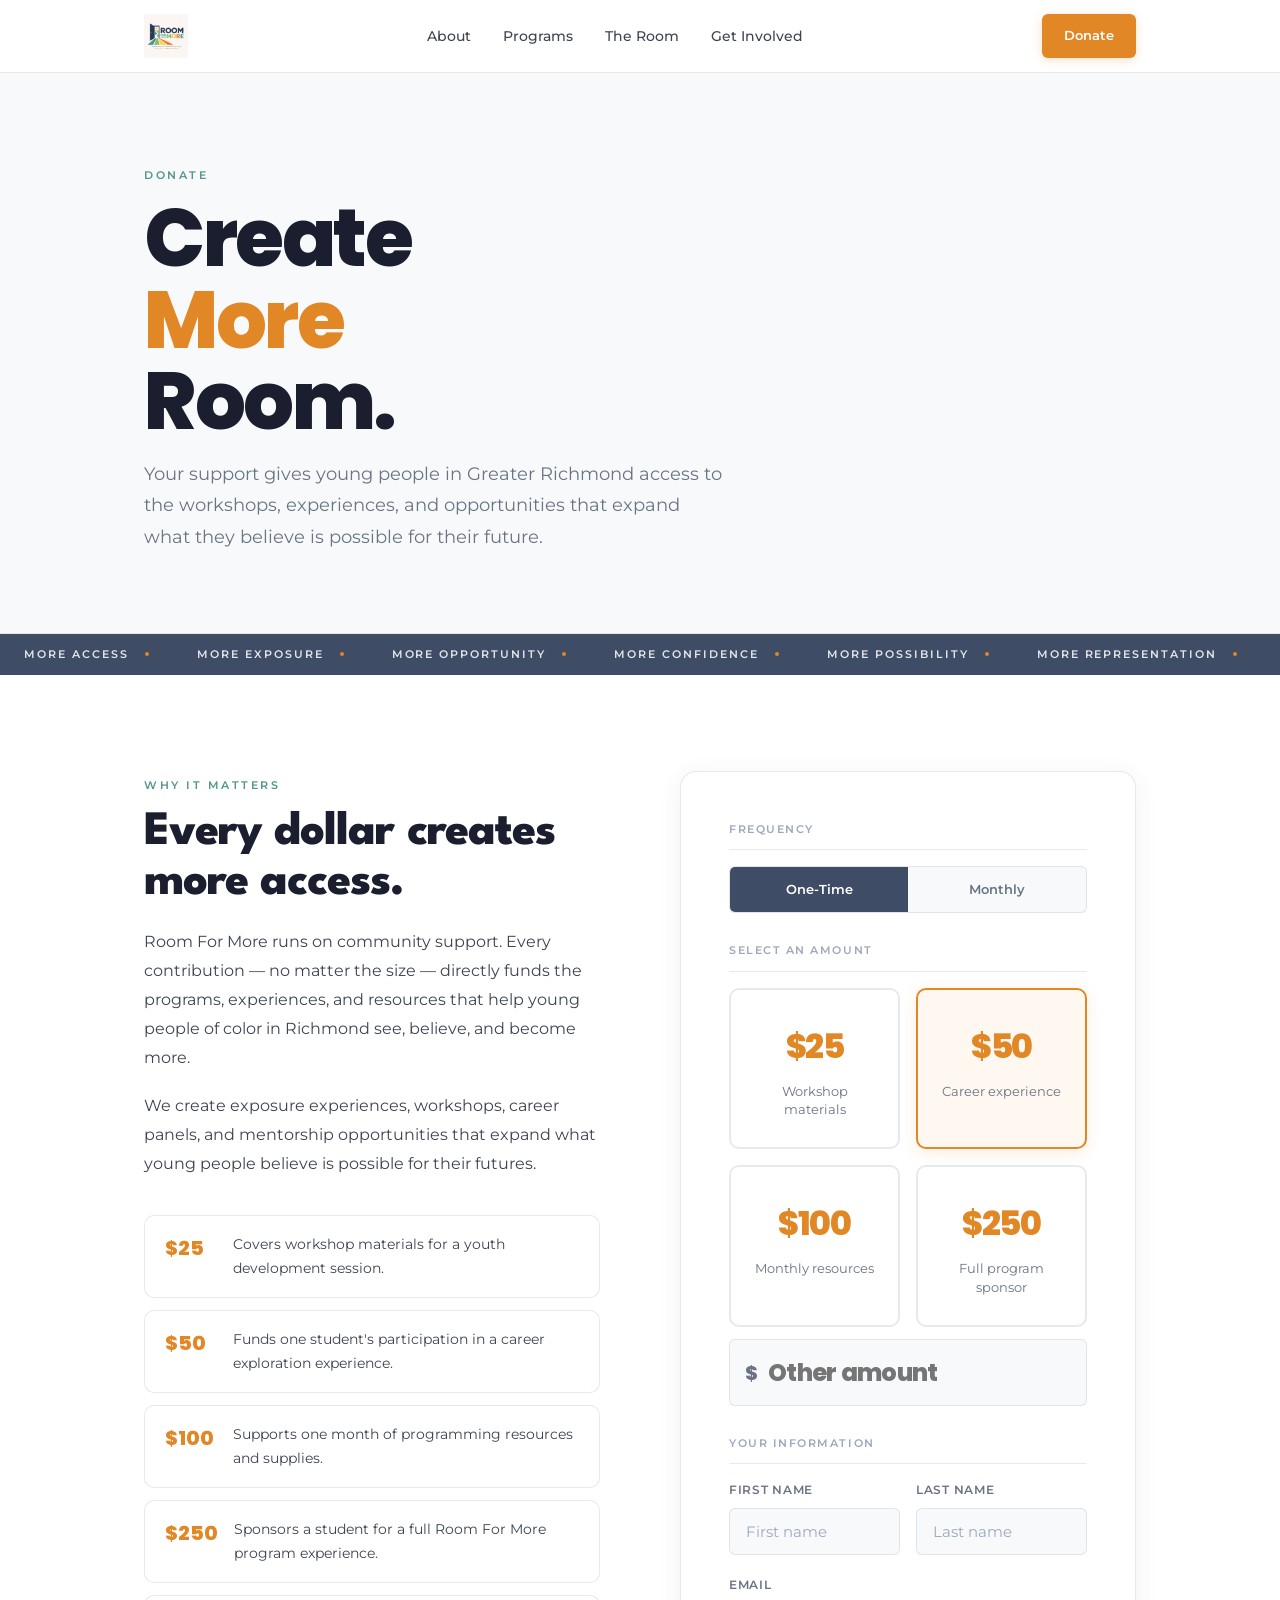
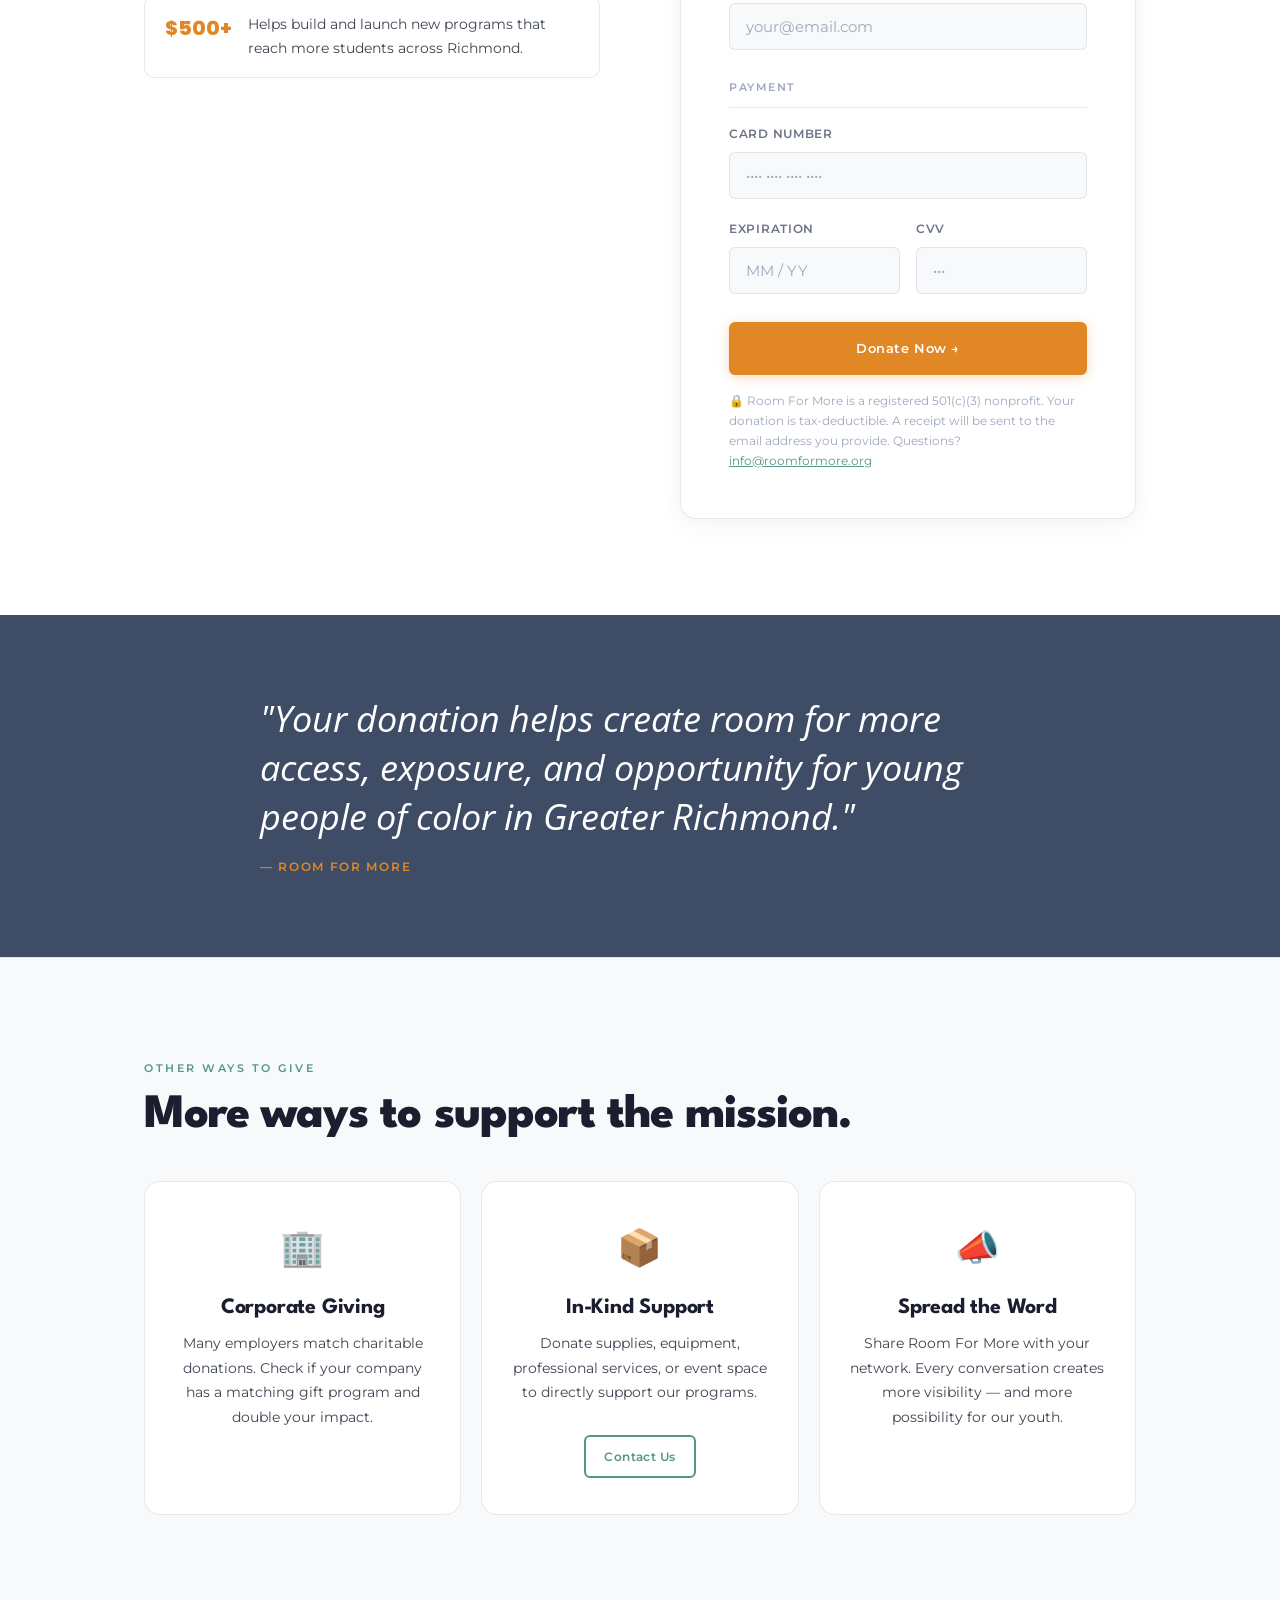
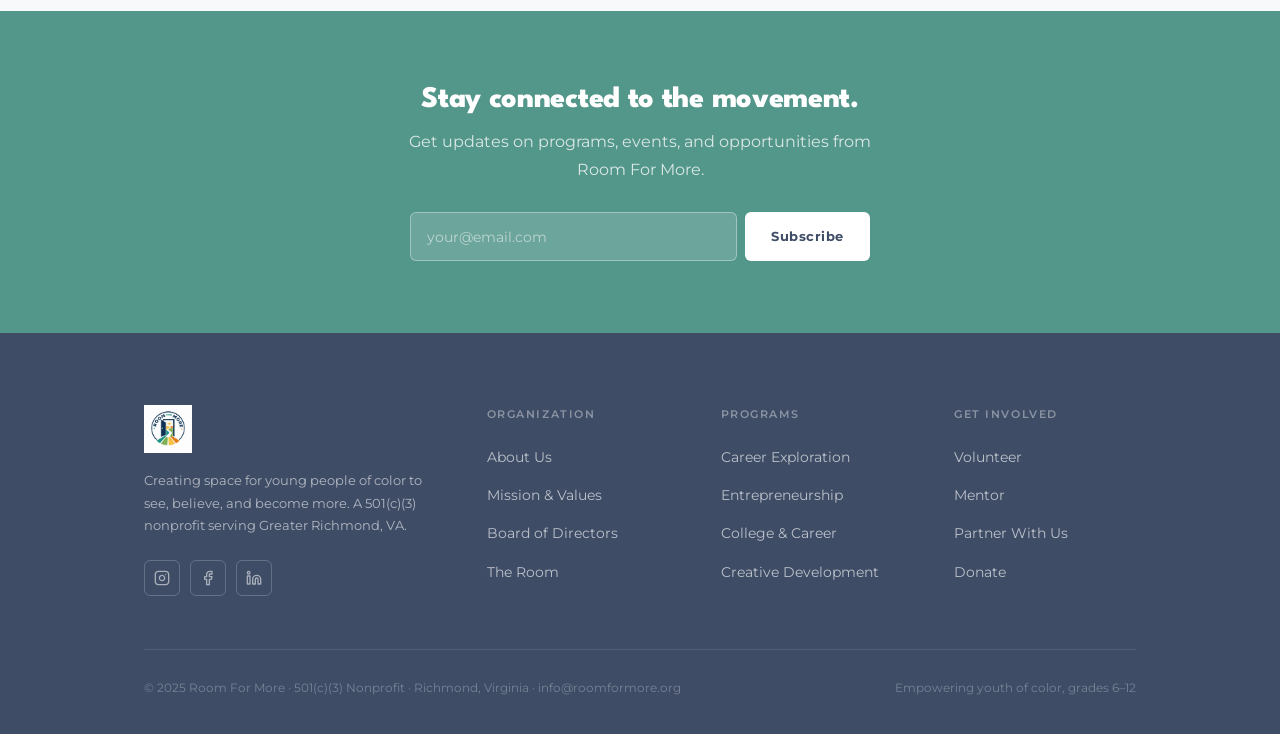
<file: donate.html>
<!DOCTYPE html>
<html lang="en">
<head>
  <meta charset="UTF-8">
  <meta name="viewport" content="width=device-width, initial-scale=1.0">
  <meta name="description" content="Donate to Room For More and create more room for young people of color in Greater Richmond, VA.">
  <title>Donate — Room For More</title>
  <link rel="stylesheet" href="style.css">
  <style>
    .donate-layout { display:grid; grid-template-columns:1fr 1fr; gap:80px; align-items:start; }
    .donate-left h2 { margin-bottom:20px; }
    .donate-left > p { font-size:16px; line-height:1.8; margin-bottom:20px; }
    @media(max-width:900px){ .donate-layout{grid-template-columns:1fr;gap:48px;} }
  </style>
</head>
<body data-page="donate">
  <div id="nav-placeholder"></div>

  <header class="page-hero" style="background:var(--bg-light);">
    <div class="container">
      <span class="eyebrow">Donate</span>
      <h1>Create<br><span style="color:var(--orange);">More</span><br>Room.</h1>
      <p>Your support gives young people in Greater Richmond access to the workshops, experiences, and opportunities that expand what they believe is possible for their future.</p>
    </div>
  </header>

  <div id="ticker-placeholder"></div>

  <section class="section" style="background:var(--bg-white);">
    <div class="container">
      <div class="donate-layout">
        <div class="donate-left">
          <span class="eyebrow">Why It Matters</span>
          <h2>Every dollar creates more access.</h2>
          <p>Room For More runs on community support. Every contribution — no matter the size — directly funds the programs, experiences, and resources that help young people of color in Richmond see, believe, and become more.</p>
          <p>We create exposure experiences, workshops, career panels, and mentorship opportunities that expand what young people believe is possible for their futures.</p>
          <div class="impact-list">
            <div class="impact-item">
              <div class="impact-item__amount">$25</div>
              <p>Covers workshop materials for a youth development session.</p>
            </div>
            <div class="impact-item">
              <div class="impact-item__amount">$50</div>
              <p>Funds one student's participation in a career exploration experience.</p>
            </div>
            <div class="impact-item">
              <div class="impact-item__amount">$100</div>
              <p>Supports one month of programming resources and supplies.</p>
            </div>
            <div class="impact-item">
              <div class="impact-item__amount">$250</div>
              <p>Sponsors a student for a full Room For More program experience.</p>
            </div>
            <div class="impact-item">
              <div class="impact-item__amount">$500+</div>
              <p>Helps build and launch new programs that reach more students across Richmond.</p>
            </div>
          </div>
        </div>

        <div>
          <div class="donate-form">
            <p class="form-section-label" style="margin-top:0;">Frequency</p>
            <div class="frequency-toggle">
              <button class="freq-btn active">One-Time</button>
              <button class="freq-btn">Monthly</button>
            </div>
            <p class="form-section-label">Select an Amount</p>
            <div class="donate-tiers" style="grid-template-columns:1fr 1fr;margin-top:0;margin-bottom:0;">
              <div class="tier-card" data-amount="25">
                <div class="tier-card__amount">$25</div>
                <div class="tier-card__label">Workshop materials</div>
              </div>
              <div class="tier-card active" data-amount="50">
                <div class="tier-card__amount">$50</div>
                <div class="tier-card__label">Career experience</div>
              </div>
              <div class="tier-card" data-amount="100">
                <div class="tier-card__amount">$100</div>
                <div class="tier-card__label">Monthly resources</div>
              </div>
              <div class="tier-card" data-amount="250">
                <div class="tier-card__amount">$250</div>
                <div class="tier-card__label">Full program sponsor</div>
              </div>
            </div>
            <div class="custom-amount-wrap" style="margin-top:12px;">
              <span class="currency-symbol">$</span>
              <input class="custom-amount-input" id="donation-amount" type="number" placeholder="Other amount" min="1">
            </div>

            <p class="form-section-label">Your Information</p>
            <div class="form-row">
              <div class="form-field">
                <label class="form-label" for="d-first">First Name</label>
                <input class="form-input" type="text" id="d-first" placeholder="First name">
              </div>
              <div class="form-field">
                <label class="form-label" for="d-last">Last Name</label>
                <input class="form-input" type="text" id="d-last" placeholder="Last name">
              </div>
            </div>
            <div class="form-field">
              <label class="form-label" for="d-email">Email</label>
              <input class="form-input" type="email" id="d-email" placeholder="your@email.com">
            </div>

            <p class="form-section-label">Payment</p>
            <div class="form-field">
              <label class="form-label" for="d-card">Card Number</label>
              <input class="form-input" type="text" id="d-card" placeholder="•••• •••• •••• ••••" maxlength="19">
            </div>
            <div class="form-row">
              <div class="form-field">
                <label class="form-label" for="d-exp">Expiration</label>
                <input class="form-input" type="text" id="d-exp" placeholder="MM / YY" maxlength="7">
              </div>
              <div class="form-field">
                <label class="form-label" for="d-cvv">CVV</label>
                <input class="form-input" type="text" id="d-cvv" placeholder="•••" maxlength="4">
              </div>
            </div>
            <button type="button" class="btn btn--orange" style="width:100%;justify-content:center;padding:16px;margin-top:8px;" id="donate-submit">Donate Now &rarr;</button>
            <p class="tax-note">🔒 Room For More is a registered 501(c)(3) nonprofit. Your donation is tax-deductible. A receipt will be sent to the email address you provide. Questions? <a href="mailto:info@roomformore.org">info@roomformore.org</a></p>
          </div>
        </div>
      </div>
    </div>
  </section>

  <div class="quote-block">
    <div class="container">
      <blockquote>"Your donation helps create room for more access, exposure, and opportunity for young people of color in Greater Richmond."</blockquote>
      <cite>— Room For More</cite>
    </div>
  </div>

  <section class="section" style="background:var(--bg-light);border-top:1px solid var(--border);">
    <div class="container">
      <span class="eyebrow">Other Ways to Give</span>
      <h2>More ways to support the mission.</h2>
      <div class="involve-grid" style="margin-top:40px;">
        <div class="involve-card">
          <div class="involve-card__icon">🏢</div>
          <h3>Corporate Giving</h3>
          <p>Many employers match charitable donations. Check if your company has a matching gift program and double your impact.</p>
        </div>
        <div class="involve-card">
          <div class="involve-card__icon">📦</div>
          <h3>In-Kind Support</h3>
          <p>Donate supplies, equipment, professional services, or event space to directly support our programs.</p>
          <a href="get-involved.html#contact" class="btn btn--outline-teal" style="font-size:12px;padding:10px 18px;margin-top:8px;">Contact Us</a>
        </div>
        <div class="involve-card">
          <div class="involve-card__icon">📣</div>
          <h3>Spread the Word</h3>
          <p>Share Room For More with your network. Every conversation creates more visibility — and more possibility for our youth.</p>
        </div>
      </div>
    </div>
  </section>

  <section class="email-signup">
    <div class="container">
      <h3>Stay connected to the movement.</h3>
      <p>Get updates on programs, events, and opportunities from Room For More.</p>
      <form class="email-form" novalidate>
        <input type="email" placeholder="your@email.com" required aria-label="Email address">
        <button type="submit" class="btn btn--white">Subscribe</button>
      </form>
    </div>
  </section>

  <div id="footer-placeholder"></div>
  <script src="shared.js"></script>
</body>
</html>
</file>
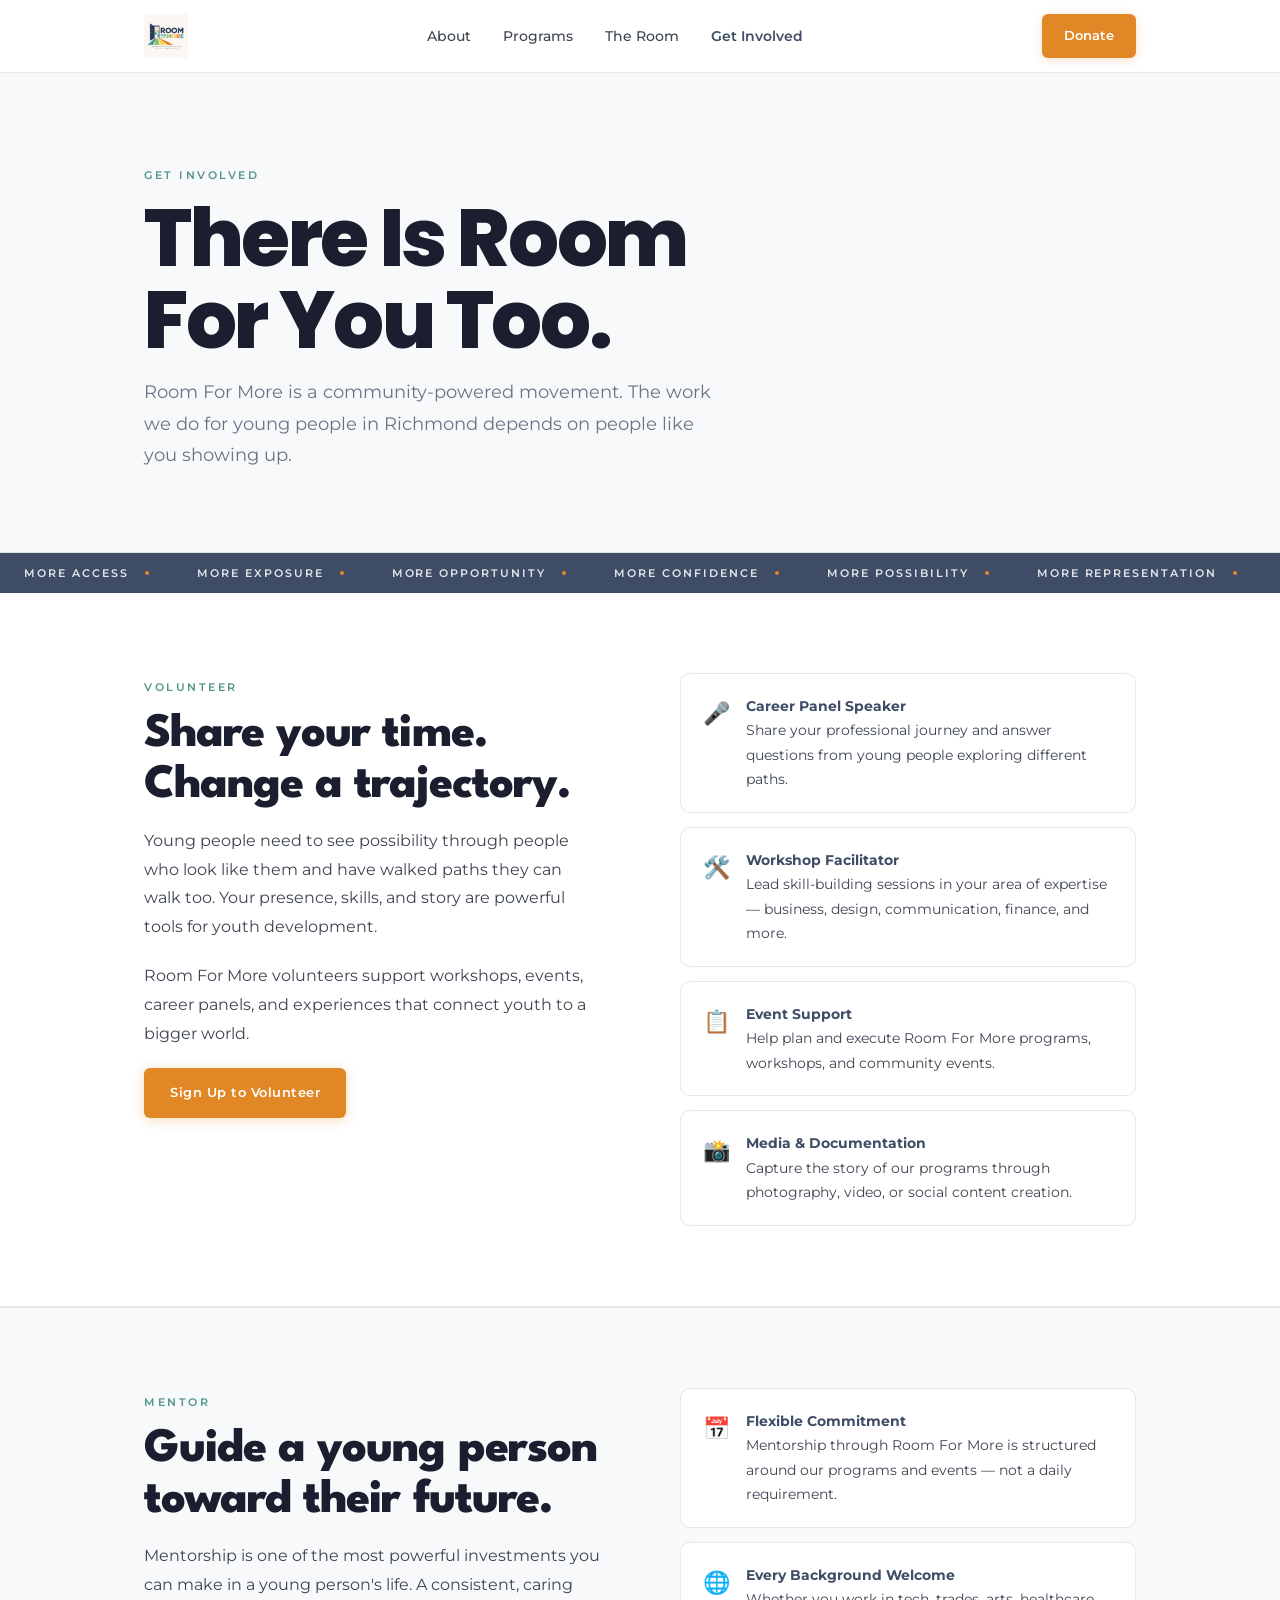
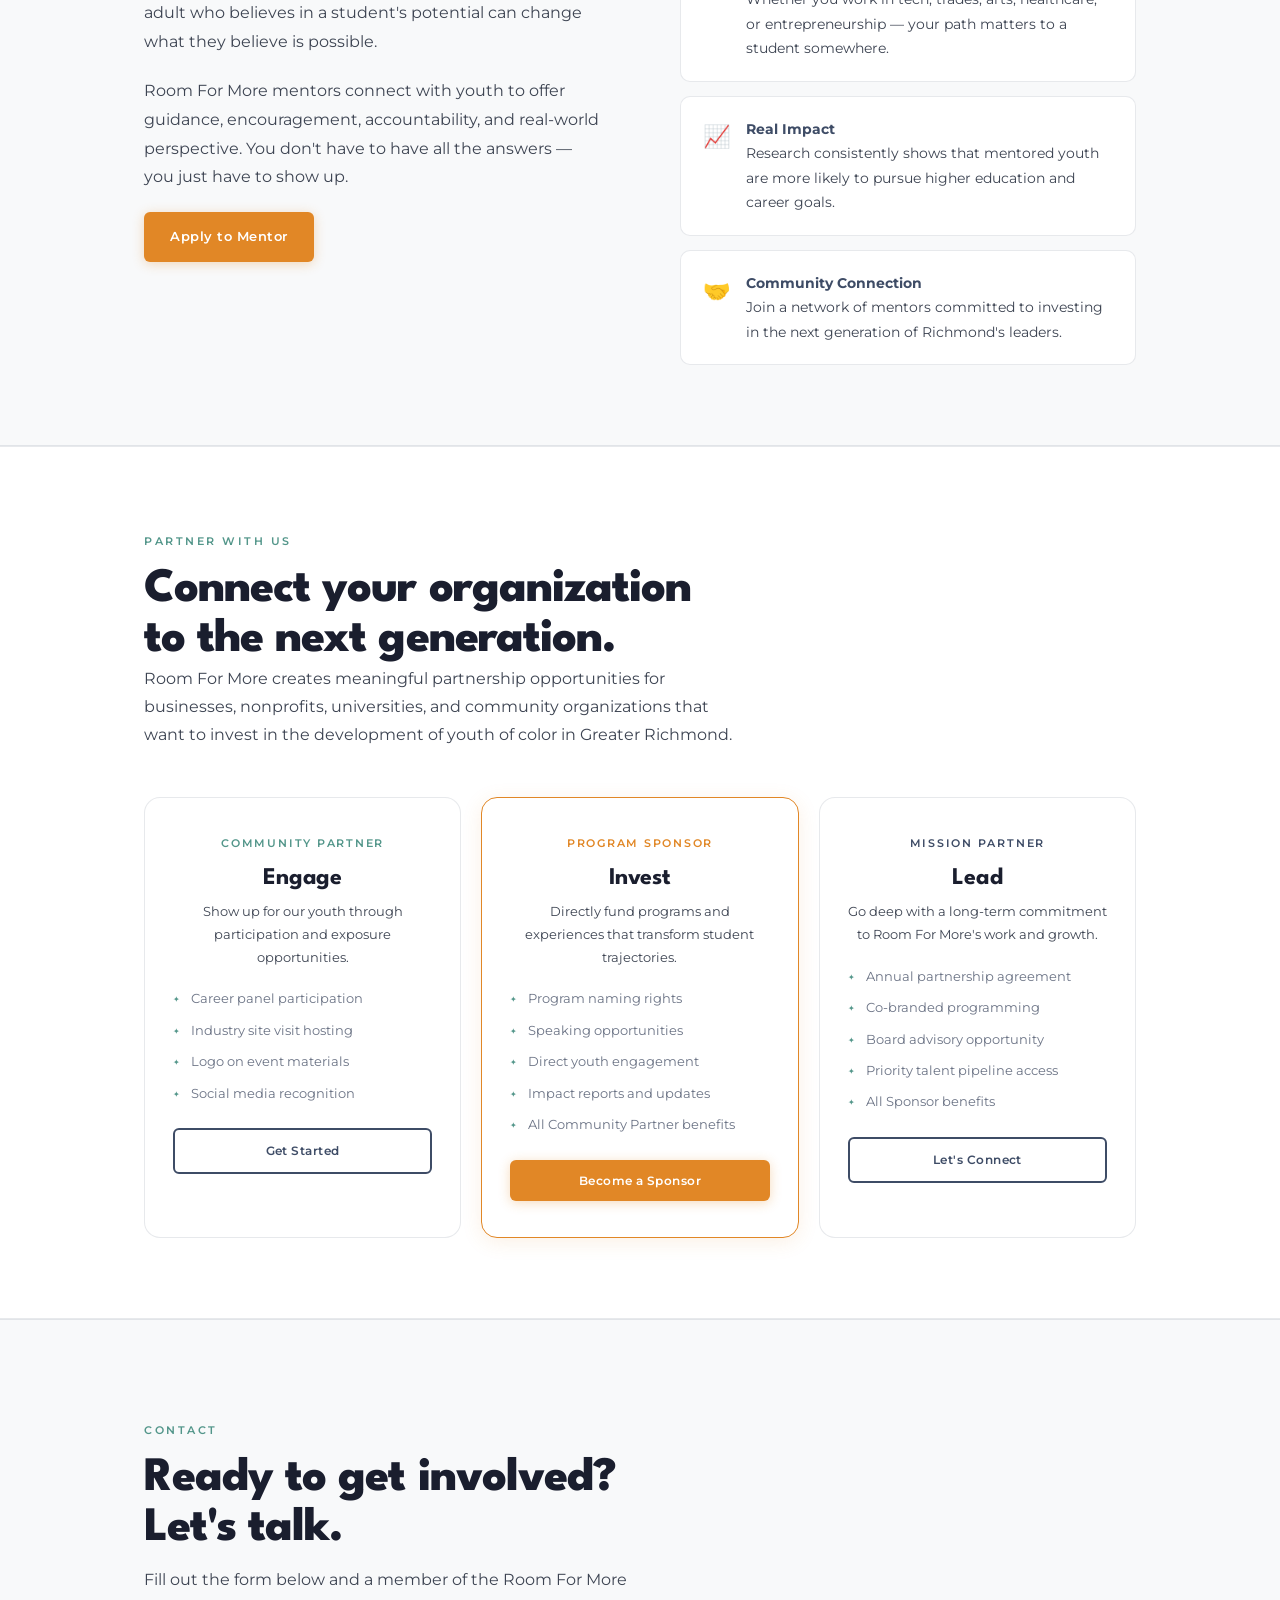
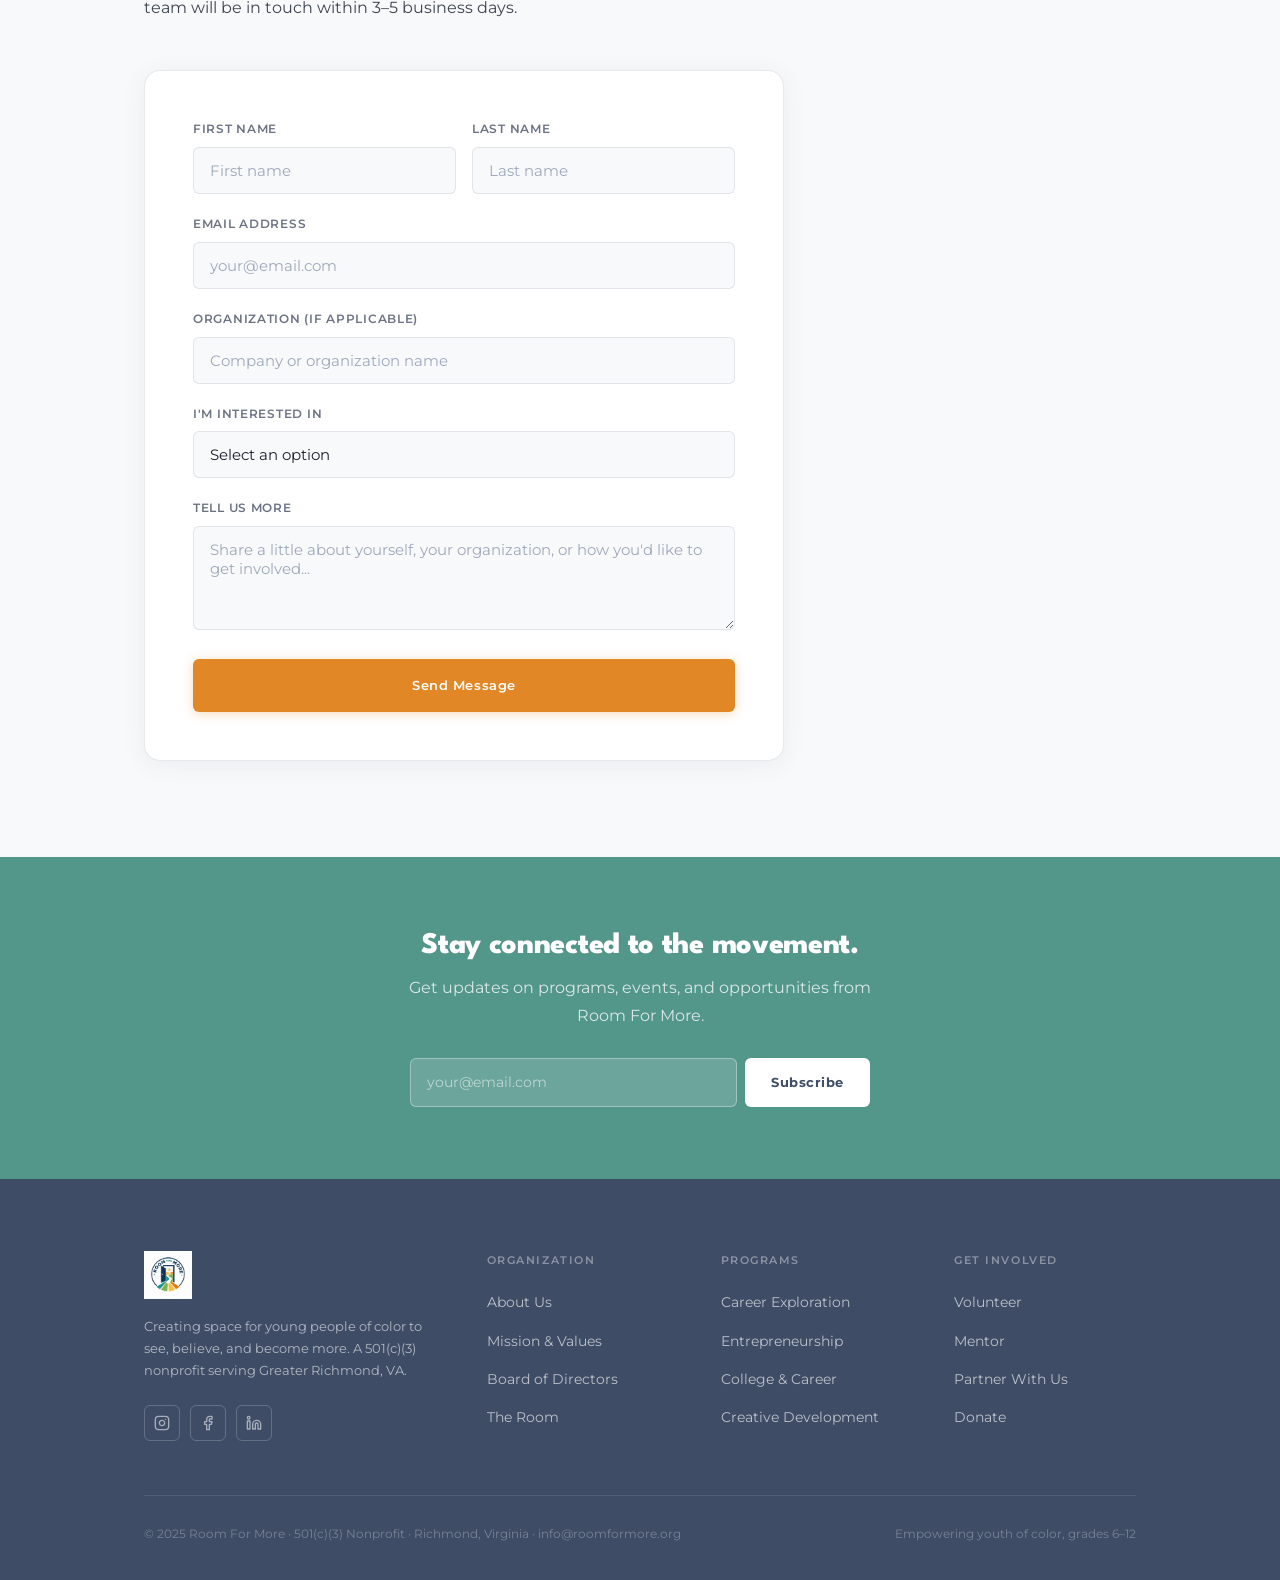
<file: get-involved.html>
<!DOCTYPE html>
<html lang="en">
<head>
  <meta charset="UTF-8">
  <meta name="viewport" content="width=device-width, initial-scale=1.0">
  <meta name="description" content="Get involved with Room For More — volunteer, mentor, or partner with us to create more space for young people of color in Greater Richmond, VA.">
  <title>Get Involved — Room For More</title>
  <link rel="stylesheet" href="style.css">
</head>
<body data-page="involved">
  <div id="nav-placeholder"></div>

  <header class="page-hero">
    <div class="container">
      <span class="eyebrow">Get Involved</span>
      <h1>There Is Room<br>For You Too.</h1>
      <p>Room For More is a community-powered movement. The work we do for young people in Richmond depends on people like you showing up.</p>
    </div>
  </header>

  <div id="ticker-placeholder"></div>

  <!-- VOLUNTEER -->
  <section class="involve-page-section" id="volunteer" style="background:var(--bg-white);">
    <div class="container">
      <div class="involve-page-layout">
        <div class="involve-page-text">
          <span class="eyebrow">Volunteer</span>
          <h2>Share your time.<br>Change a trajectory.</h2>
          <p>Young people need to see possibility through people who look like them and have walked paths they can walk too. Your presence, skills, and story are powerful tools for youth development.</p>
          <p>Room For More volunteers support workshops, events, career panels, and experiences that connect youth to a bigger world.</p>
          <a href="#contact" class="btn btn--orange">Sign Up to Volunteer</a>
        </div>
        <div class="involve-items">
          <div class="benefit-item">
            <div class="benefit-item__icon">🎤</div>
            <p><strong style="color:var(--navy);">Career Panel Speaker</strong><br>Share your professional journey and answer questions from young people exploring different paths.</p>
          </div>
          <div class="benefit-item">
            <div class="benefit-item__icon">🛠️</div>
            <p><strong style="color:var(--navy);">Workshop Facilitator</strong><br>Lead skill-building sessions in your area of expertise — business, design, communication, finance, and more.</p>
          </div>
          <div class="benefit-item">
            <div class="benefit-item__icon">📋</div>
            <p><strong style="color:var(--navy);">Event Support</strong><br>Help plan and execute Room For More programs, workshops, and community events.</p>
          </div>
          <div class="benefit-item">
            <div class="benefit-item__icon">📸</div>
            <p><strong style="color:var(--navy);">Media &amp; Documentation</strong><br>Capture the story of our programs through photography, video, or social content creation.</p>
          </div>
        </div>
      </div>
    </div>
  </section>

  <!-- MENTOR -->
  <section class="involve-page-section" id="mentor" style="background:var(--bg-light);border-top:1px solid var(--border);">
    <div class="container">
      <div class="involve-page-layout">
        <div class="involve-page-text">
          <span class="eyebrow">Mentor</span>
          <h2>Guide a young person<br>toward their future.</h2>
          <p>Mentorship is one of the most powerful investments you can make in a young person's life. A consistent, caring adult who believes in a student's potential can change what they believe is possible.</p>
          <p>Room For More mentors connect with youth to offer guidance, encouragement, accountability, and real-world perspective. You don't have to have all the answers — you just have to show up.</p>
          <a href="#contact" class="btn btn--orange">Apply to Mentor</a>
        </div>
        <div class="involve-items">
          <div class="benefit-item">
            <div class="benefit-item__icon">📅</div>
            <p><strong style="color:var(--navy);">Flexible Commitment</strong><br>Mentorship through Room For More is structured around our programs and events — not a daily requirement.</p>
          </div>
          <div class="benefit-item">
            <div class="benefit-item__icon">🌐</div>
            <p><strong style="color:var(--navy);">Every Background Welcome</strong><br>Whether you work in tech, trades, arts, healthcare, or entrepreneurship — your path matters to a student somewhere.</p>
          </div>
          <div class="benefit-item">
            <div class="benefit-item__icon">📈</div>
            <p><strong style="color:var(--navy);">Real Impact</strong><br>Research consistently shows that mentored youth are more likely to pursue higher education and career goals.</p>
          </div>
          <div class="benefit-item">
            <div class="benefit-item__icon">🤝</div>
            <p><strong style="color:var(--navy);">Community Connection</strong><br>Join a network of mentors committed to investing in the next generation of Richmond's leaders.</p>
          </div>
        </div>
      </div>
    </div>
  </section>

  <!-- PARTNER -->
  <section class="involve-page-section" id="partner" style="background:var(--bg-white);border-top:1px solid var(--border);">
    <div class="container">
      <span class="eyebrow">Partner With Us</span>
      <h2>Connect your organization<br>to the next generation.</h2>
      <p style="font-size:16px;max-width:600px;margin-bottom:40px;">Room For More creates meaningful partnership opportunities for businesses, nonprofits, universities, and community organizations that want to invest in the development of youth of color in Greater Richmond.</p>
      <div class="partner-tiers">
        <div class="partner-tier">
          <div class="partner-tier__level" style="color:var(--teal);">Community Partner</div>
          <h3>Engage</h3>
          <p>Show up for our youth through participation and exposure opportunities.</p>
          <ul>
            <li>Career panel participation</li>
            <li>Industry site visit hosting</li>
            <li>Logo on event materials</li>
            <li>Social media recognition</li>
          </ul>
          <a href="#contact" class="btn btn--outline" style="margin-top:24px;width:100%;justify-content:center;font-size:12px;padding:11px 16px;">Get Started</a>
        </div>
        <div class="partner-tier" style="border-color:var(--orange);box-shadow:0 4px 20px rgba(225,135,38,0.12);">
          <div class="partner-tier__level" style="color:var(--orange);">Program Sponsor</div>
          <h3>Invest</h3>
          <p>Directly fund programs and experiences that transform student trajectories.</p>
          <ul>
            <li>Program naming rights</li>
            <li>Speaking opportunities</li>
            <li>Direct youth engagement</li>
            <li>Impact reports and updates</li>
            <li>All Community Partner benefits</li>
          </ul>
          <a href="#contact" class="btn btn--orange" style="margin-top:24px;width:100%;justify-content:center;font-size:12px;padding:11px 16px;">Become a Sponsor</a>
        </div>
        <div class="partner-tier">
          <div class="partner-tier__level" style="color:var(--navy);">Mission Partner</div>
          <h3>Lead</h3>
          <p>Go deep with a long-term commitment to Room For More's work and growth.</p>
          <ul>
            <li>Annual partnership agreement</li>
            <li>Co-branded programming</li>
            <li>Board advisory opportunity</li>
            <li>Priority talent pipeline access</li>
            <li>All Sponsor benefits</li>
          </ul>
          <a href="#contact" class="btn btn--outline" style="margin-top:24px;width:100%;justify-content:center;font-size:12px;padding:11px 16px;">Let's Connect</a>
        </div>
      </div>
    </div>
  </section>

  <!-- CONTACT FORM -->
  <section class="section" id="contact" style="background:var(--bg-light);border-top:1px solid var(--border);">
    <div class="container">
      <span class="eyebrow">Contact</span>
      <h2>Ready to get involved?<br>Let's talk.</h2>
      <p style="margin-top:12px;margin-bottom:48px;max-width:500px;">Fill out the form below and a member of the Room For More team will be in touch within 3–5 business days.</p>
      <div class="contact-form" style="max-width:640px;">
        <div class="form-row">
          <div class="form-field">
            <label class="form-label" for="first-name">First Name</label>
            <input class="form-input" type="text" id="first-name" placeholder="First name">
          </div>
          <div class="form-field">
            <label class="form-label" for="last-name">Last Name</label>
            <input class="form-input" type="text" id="last-name" placeholder="Last name">
          </div>
        </div>
        <div class="form-field">
          <label class="form-label" for="contact-email">Email Address</label>
          <input class="form-input" type="email" id="contact-email" placeholder="your@email.com">
        </div>
        <div class="form-field">
          <label class="form-label" for="org-name">Organization (if applicable)</label>
          <input class="form-input" type="text" id="org-name" placeholder="Company or organization name">
        </div>
        <div class="form-field">
          <label class="form-label" for="interest">I'm interested in</label>
          <select class="form-select" id="interest">
            <option value="" disabled selected>Select an option</option>
            <option>Volunteering</option>
            <option>Mentoring</option>
            <option>Community Partnership</option>
            <option>Program Sponsorship</option>
            <option>Mission Partnership</option>
            <option>General Inquiry</option>
          </select>
        </div>
        <div class="form-field">
          <label class="form-label" for="message">Tell us more</label>
          <textarea class="form-input" id="message" rows="4" placeholder="Share a little about yourself, your organization, or how you'd like to get involved..." style="resize:vertical;min-height:100px;"></textarea>
        </div>
        <button type="button" class="btn btn--orange" style="width:100%;justify-content:center;padding:16px;">Send Message</button>
      </div>
    </div>
  </section>

  <section class="email-signup">
    <div class="container">
      <h3>Stay connected to the movement.</h3>
      <p>Get updates on programs, events, and opportunities from Room For More.</p>
      <form class="email-form" novalidate>
        <input type="email" placeholder="your@email.com" required aria-label="Email address">
        <button type="submit" class="btn btn--white">Subscribe</button>
      </form>
    </div>
  </section>

  <div id="footer-placeholder"></div>
  <script src="shared.js"></script>
</body>
</html>
</file>
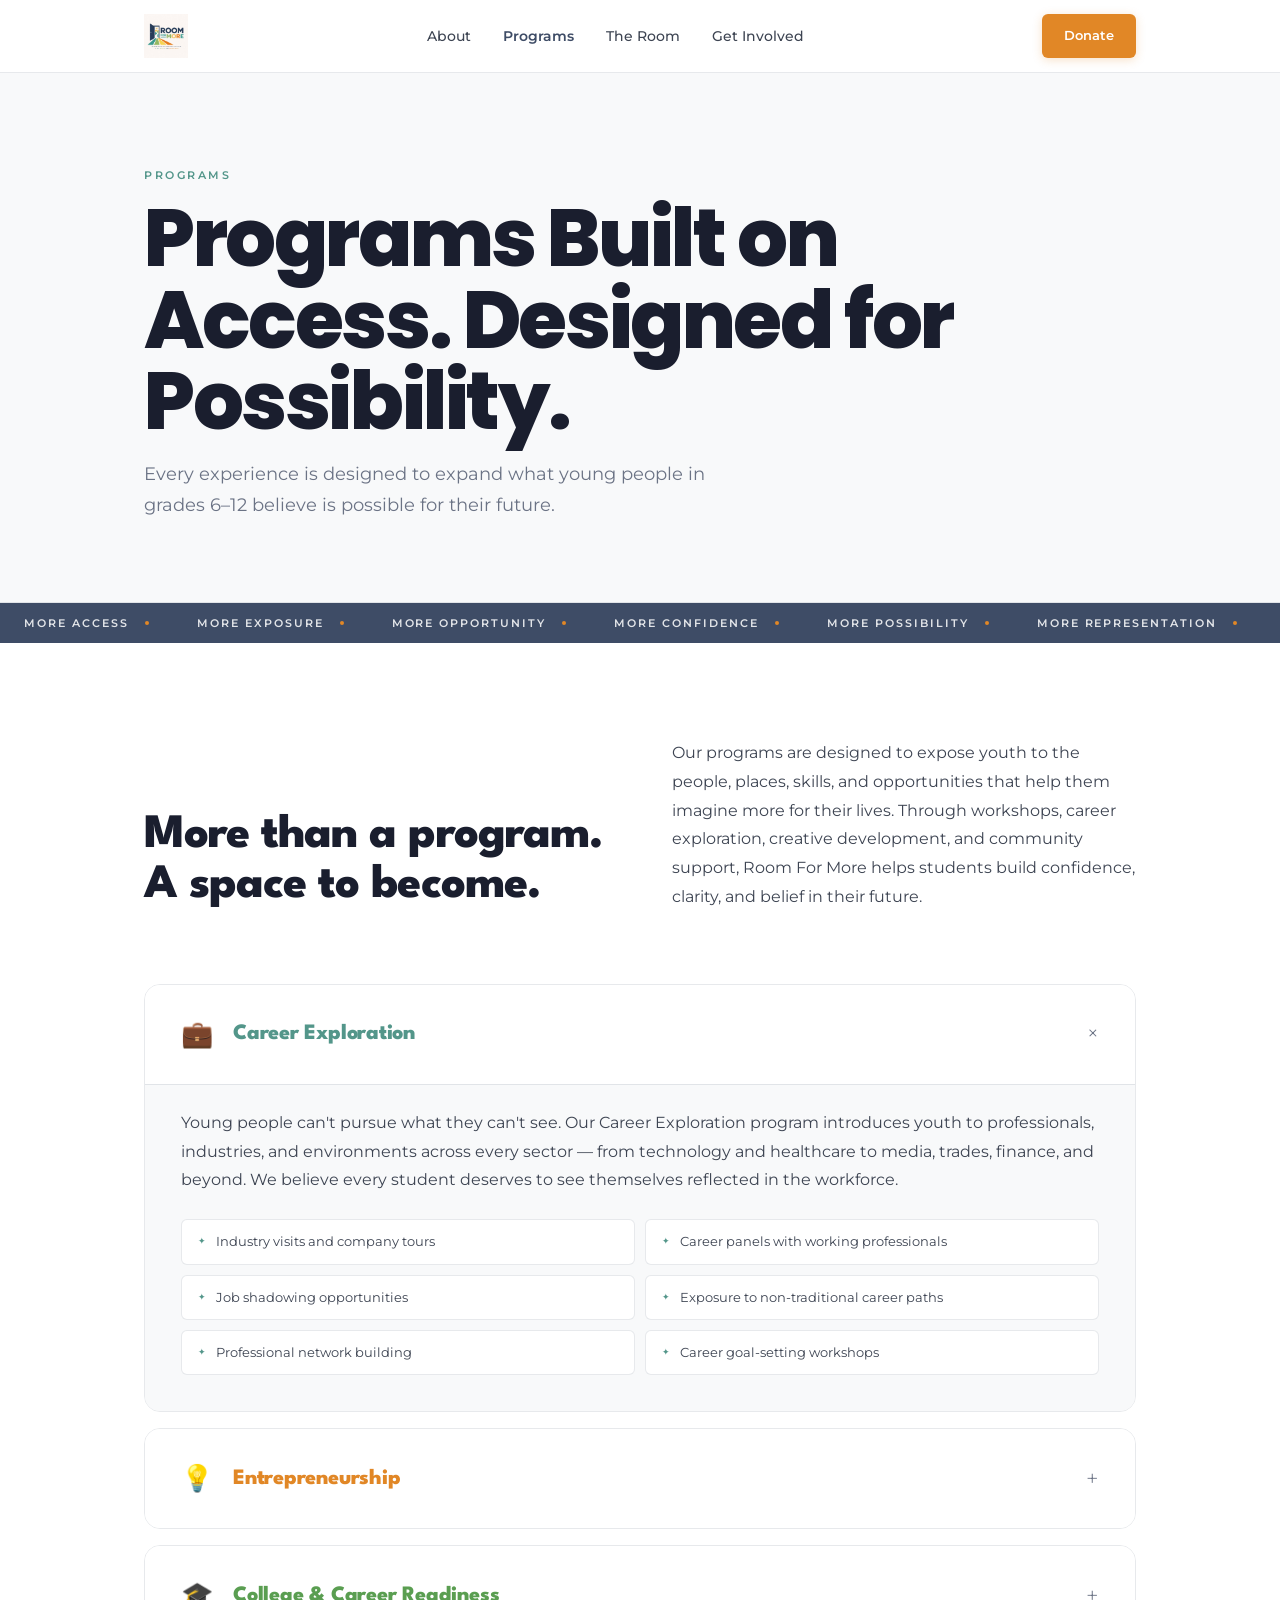
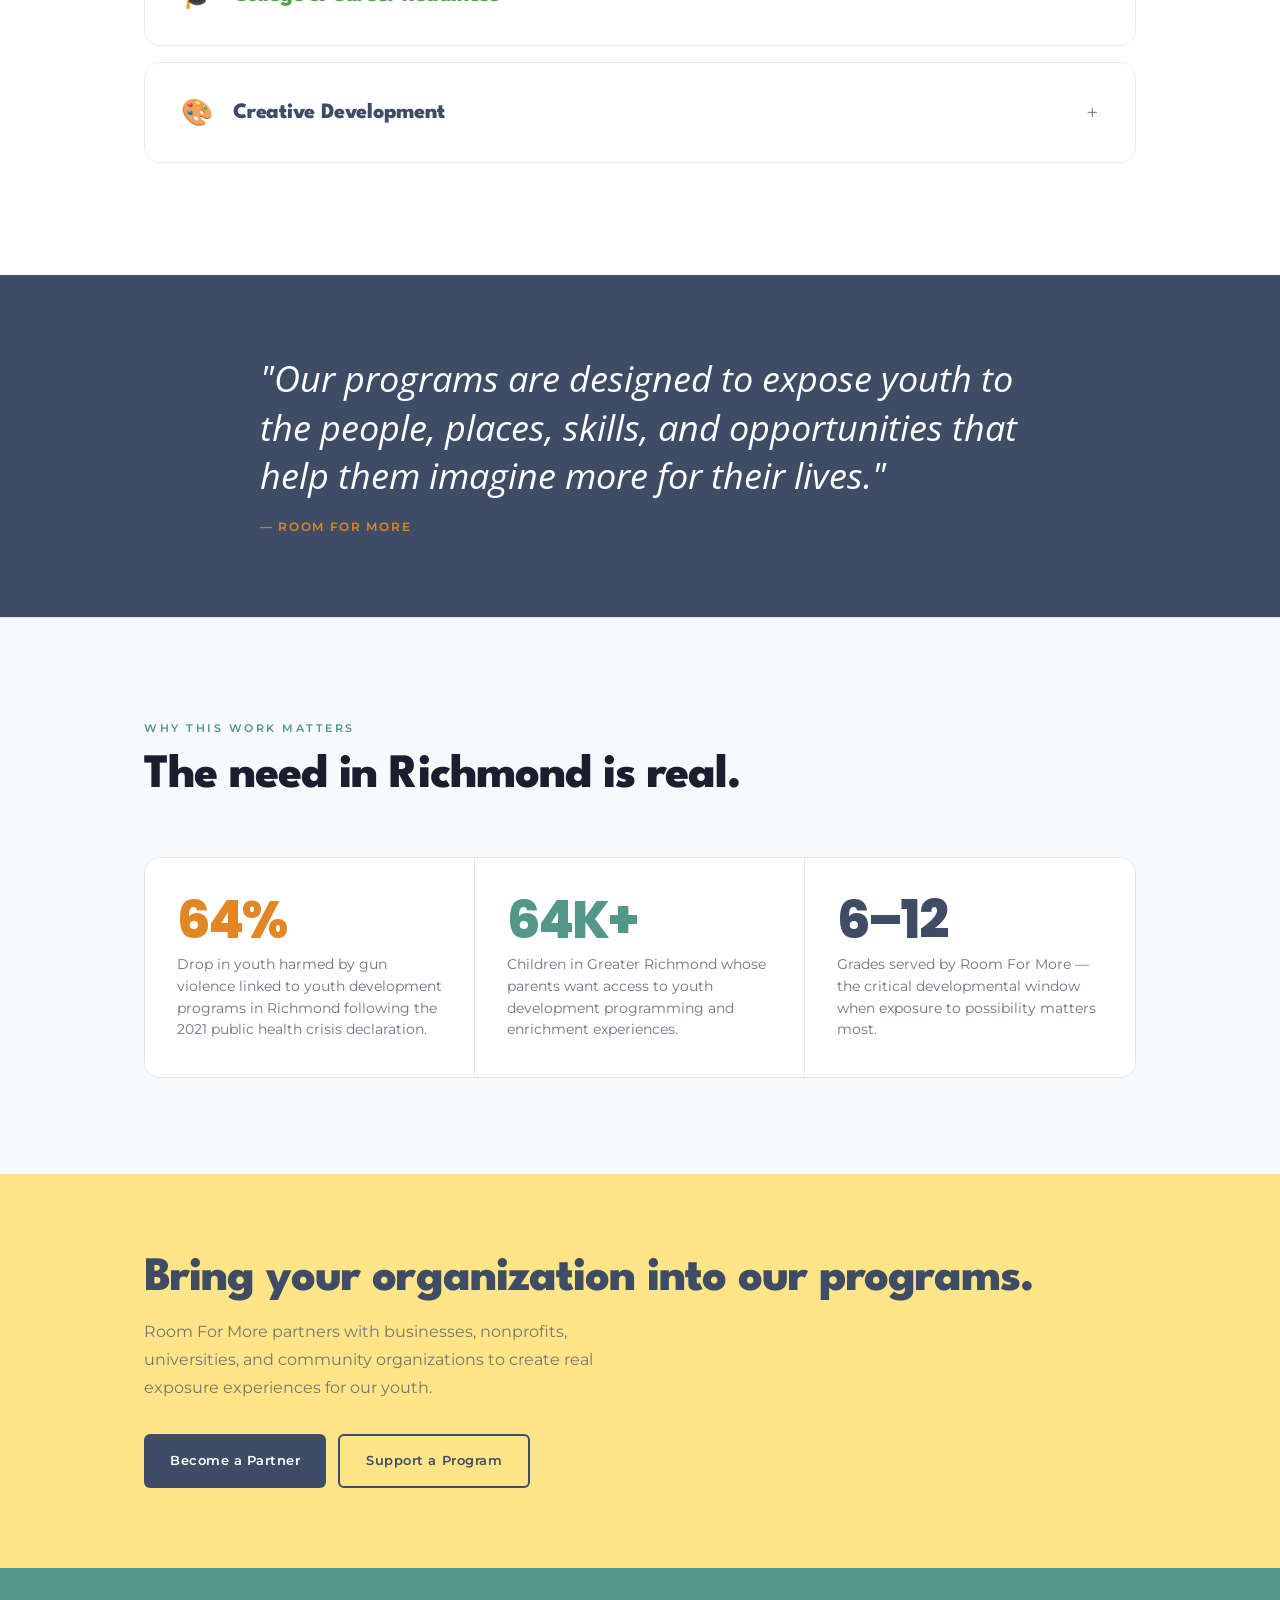
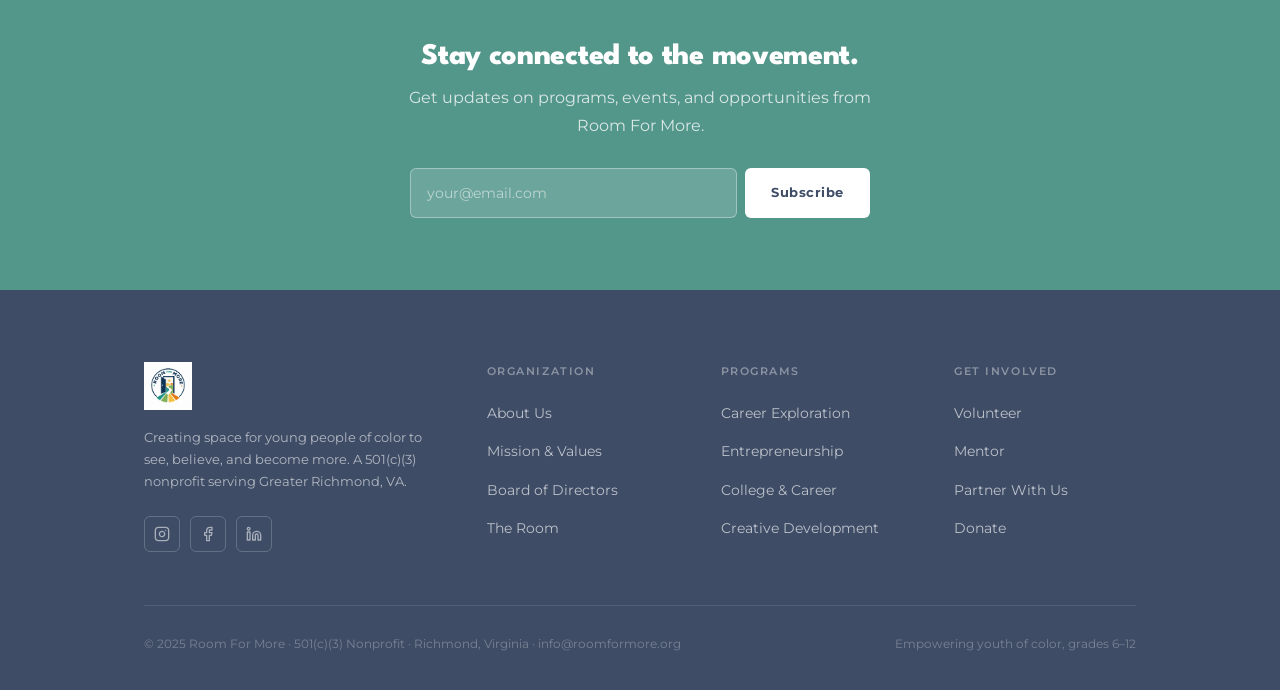
<file: programs.html>
<!DOCTYPE html>
<html lang="en">
<head>
  <meta charset="UTF-8">
  <meta name="viewport" content="width=device-width, initial-scale=1.0">
  <meta name="description" content="Room For More programs: Career Exploration, Entrepreneurship, College & Career Readiness, and Creative Development for youth of color in Richmond, VA.">
  <title>Programs — Room For More</title>
  <link rel="stylesheet" href="style.css">
  <style>
    .programs-intro { display:grid; grid-template-columns:1fr 1fr; gap:64px; align-items:end; margin-bottom:72px; }
    .programs-intro p { font-size:16px; line-height:1.8; }
    @media(max-width:768px){ .programs-intro{grid-template-columns:1fr;gap:32px;} }
  </style>
</head>
<body data-page="programs">
  <div id="nav-placeholder"></div>

  <header class="page-hero">
    <div class="container">
      <span class="eyebrow">Programs</span>
      <h1>Programs Built on<br>Access. Designed for<br>Possibility.</h1>
      <p>Every experience is designed to expand what young people in grades 6–12 believe is possible for their future.</p>
    </div>
  </header>

  <div id="ticker-placeholder"></div>

  <section class="section" aria-labelledby="prog-intro-heading">
    <div class="container">
      <div class="programs-intro">
        <h2 id="prog-intro-heading">More than a program.<br>A space to become.</h2>
        <p>Our programs are designed to expose youth to the people, places, skills, and opportunities that help them imagine more for their lives. Through workshops, career exploration, creative development, and community support, Room For More helps students build confidence, clarity, and belief in their future.</p>
      </div>

      <div class="program-full open" id="career">
        <div class="program-full__header" tabindex="0">
          <div class="program-full__left">
            <span class="program-full__icon">💼</span>
            <span class="program-full__title" style="color:var(--teal);">Career Exploration</span>
          </div>
          <span class="program-full__toggle">+</span>
        </div>
        <div class="program-full__body">
          <p style="font-size:16px;line-height:1.8;margin-top:24px;margin-bottom:24px;">Young people can't pursue what they can't see. Our Career Exploration program introduces youth to professionals, industries, and environments across every sector — from technology and healthcare to media, trades, finance, and beyond. We believe every student deserves to see themselves reflected in the workforce.</p>
          <div class="program-outcomes">
            <div class="outcome-pill">Industry visits and company tours</div>
            <div class="outcome-pill">Career panels with working professionals</div>
            <div class="outcome-pill">Job shadowing opportunities</div>
            <div class="outcome-pill">Exposure to non-traditional career paths</div>
            <div class="outcome-pill">Professional network building</div>
            <div class="outcome-pill">Career goal-setting workshops</div>
          </div>
        </div>
      </div>

      <div class="program-full" id="entrepreneurship">
        <div class="program-full__header" tabindex="0">
          <div class="program-full__left">
            <span class="program-full__icon">💡</span>
            <span class="program-full__title" style="color:var(--orange);">Entrepreneurship</span>
          </div>
          <span class="program-full__toggle">+</span>
        </div>
        <div class="program-full__body">
          <p style="font-size:16px;line-height:1.8;margin-top:24px;margin-bottom:24px;">Some students don't just want to work for someone else — they want to build something. Our Entrepreneurship program gives youth the tools, mindset, and mentorship to turn ideas into action. From understanding business fundamentals to managing money and pitching ideas, we help young people think like builders.</p>
          <div class="program-outcomes">
            <div class="outcome-pill">Business concept development workshops</div>
            <div class="outcome-pill">Youth pitch competitions</div>
            <div class="outcome-pill">Financial literacy fundamentals</div>
            <div class="outcome-pill">Brand building and marketing basics</div>
            <div class="outcome-pill">Mentorship from local entrepreneurs</div>
            <div class="outcome-pill">Introduction to business planning</div>
          </div>
        </div>
      </div>

      <div class="program-full" id="college">
        <div class="program-full__header" tabindex="0">
          <div class="program-full__left">
            <span class="program-full__icon">🎓</span>
            <span class="program-full__title" style="color:#5a9e51;">College &amp; Career Readiness</span>
          </div>
          <span class="program-full__toggle">+</span>
        </div>
        <div class="program-full__body">
          <p style="font-size:16px;line-height:1.8;margin-top:24px;margin-bottom:24px;">Getting to the next step takes more than grades — it takes preparation, knowledge, and confidence. Our College & Career Readiness program equips students with the practical tools and exposure they need to navigate life after high school, whether that means a four-year university, trade school, or entering the workforce.</p>
          <div class="program-outcomes">
            <div class="outcome-pill">Résumé writing workshops</div>
            <div class="outcome-pill">Interview preparation and practice</div>
            <div class="outcome-pill">Scholarship search and readiness</div>
            <div class="outcome-pill">College campus exposure visits</div>
            <div class="outcome-pill">Application support and guidance</div>
            <div class="outcome-pill">Professional etiquette training</div>
          </div>
        </div>
      </div>

      <div class="program-full" id="creative">
        <div class="program-full__header" tabindex="0">
          <div class="program-full__left">
            <span class="program-full__icon">🎨</span>
            <span class="program-full__title" style="color:var(--navy);">Creative Development</span>
          </div>
          <span class="program-full__toggle">+</span>
        </div>
        <div class="program-full__body">
          <p style="font-size:16px;line-height:1.8;margin-top:24px;margin-bottom:24px;">Creativity is a career. Our Creative Development program gives students access to professional skills in media, design, photography, music, and digital content creation. We amplify youth voices, develop creative identity, and help students understand how to turn passion into profession in today's creative economy.</p>
          <div class="program-outcomes">
            <div class="outcome-pill">Media production and storytelling</div>
            <div class="outcome-pill">Graphic design fundamentals</div>
            <div class="outcome-pill">Photography and visual arts</div>
            <div class="outcome-pill">Music production exposure</div>
            <div class="outcome-pill">Content creation and social media strategy</div>
            <div class="outcome-pill">Creative portfolio development</div>
          </div>
        </div>
      </div>
    </div>
  </section>

  <div class="quote-block">
    <div class="container">
      <blockquote>"Our programs are designed to expose youth to the people, places, skills, and opportunities that help them imagine more for their lives."</blockquote>
      <cite>— Room For More</cite>
    </div>
  </div>

  <section class="section" style="background:var(--bg-light);border-top:1px solid var(--border);">
    <div class="container">
      <span class="eyebrow">Why This Work Matters</span>
      <h2>The need in Richmond is real.</h2>
      <div class="stats-row">
        <div class="stat-cell">
          <div class="stat-num" style="color:var(--orange);">64%</div>
          <div class="stat-label">Drop in youth harmed by gun violence linked to youth development programs in Richmond following the 2021 public health crisis declaration.</div>
        </div>
        <div class="stat-cell">
          <div class="stat-num" style="color:var(--teal);">64K+</div>
          <div class="stat-label">Children in Greater Richmond whose parents want access to youth development programming and enrichment experiences.</div>
        </div>
        <div class="stat-cell">
          <div class="stat-num" style="color:var(--navy);">6–12</div>
          <div class="stat-label">Grades served by Room For More — the critical developmental window when exposure to possibility matters most.</div>
        </div>
      </div>
    </div>
  </section>

  <div class="cta-strip">
    <div class="container">
      <h2>Bring your organization into our programs.</h2>
      <p>Room For More partners with businesses, nonprofits, universities, and community organizations to create real exposure experiences for our youth.</p>
      <div class="btn-row">
        <a href="get-involved.html#partner" class="btn btn--navy">Become a Partner</a>
        <a href="donate.html"               class="btn btn--outline">Support a Program</a>
      </div>
    </div>
  </div>

  <section class="email-signup">
    <div class="container">
      <h3>Stay connected to the movement.</h3>
      <p>Get updates on programs, events, and opportunities from Room For More.</p>
      <form class="email-form" novalidate>
        <input type="email" placeholder="your@email.com" required aria-label="Email address">
        <button type="submit" class="btn btn--white">Subscribe</button>
      </form>
    </div>
  </section>

  <div id="footer-placeholder"></div>
  <script src="shared.js"></script>
</body>
</html>
</file>
<file: style.css>
/* ============================================================
   ROOM FOR MORE — Design System v2
   White + Brand Fonts Edition
   Fonts: Poppins (title/bold), League Spartan (heading),
          Montserrat (subhead/body), Open Sans (quotes)
   ============================================================ */

@import url('https://fonts.googleapis.com/css2?family=Poppins:wght@400;600;700;800&family=League+Spartan:wght@500;600;700;800;900&family=Montserrat:ital,wght@0,400;0,500;0,600;1,400&family=Open+Sans:ital,wght@0,400;1,400&display=swap');

/* ---- Tokens ---- */
:root {
  /* Backgrounds */
  --bg-white:   #ffffff;
  --bg-light:   #f8f9fa;
  --bg-subtle:  #f2f4f7;
  --bg-navy:    #3E4C66;
  --bg-teal:    #53968A;

  /* Brand palette */
  --navy:   #3E4C66;
  --teal:   #53968A;
  --green:  #9CCF93;
  --yellow: #FFE587;
  --orange: #E18726;

  /* Text */
  --text-dark:    #1a1e2e;
  --text-body:    #3d4452;
  --text-muted:   #6b7385;
  --text-faint:   #9ea8bc;
  --text-white:   #ffffff;

  /* Borders */
  --border:     rgba(62,76,102,0.12);
  --border-mid: rgba(62,76,102,0.22);

  /* Typography */
  --font-title:   'Poppins', sans-serif;       /* Bold titles, nav logo */
  --font-heading: 'League Spartan', sans-serif; /* Section headings */
  --font-sub:     'Montserrat', sans-serif;     /* Subheadings, body, UI */
  --font-quote:   'Open Sans', sans-serif;      /* Block quotes */

  /* Layout */
  --max-w:  1120px;
  --gutter: clamp(20px, 5vw, 80px);
  --radius: 10px;
  --radius-sm: 6px;
  --radius-lg: 16px;
}

/* ---- Reset ---- */
*, *::before, *::after { box-sizing: border-box; margin: 0; padding: 0; }
html { scroll-behavior: smooth; }
body {
  background: var(--bg-white);
  color: var(--text-body);
  font-family: var(--font-sub);
  font-size: 16px;
  line-height: 1.65;
  -webkit-font-smoothing: antialiased;
}
img { display: block; max-width: 100%; }
a { color: inherit; text-decoration: none; }
button { cursor: pointer; border: none; background: none; font: inherit; }

/* ---- Layout ---- */
.container {
  max-width: var(--max-w);
  margin: 0 auto;
  padding: 0 var(--gutter);
}
.section       { padding: 96px 0; }
.section--sm   { padding: 64px 0; }
.section--lg   { padding: 120px 0; }

/* ---- Typography ---- */
.eyebrow {
  display: inline-block;
  font-family: var(--font-sub);
  font-size: 11px;
  font-weight: 600;
  letter-spacing: 2.5px;
  text-transform: uppercase;
  color: var(--teal);
  margin-bottom: 14px;
}
h1 {
  font-family: var(--font-title);
  font-weight: 800;
  line-height: 1.02;
  letter-spacing: -0.03em;
  color: var(--text-dark);
  font-size: clamp(42px, 6.5vw, 80px);
}
h2 {
  font-family: var(--font-heading);
  font-weight: 800;
  line-height: 1.05;
  letter-spacing: -0.02em;
  color: var(--text-dark);
  font-size: clamp(28px, 4vw, 48px);
}
h3 {
  font-family: var(--font-heading);
  font-weight: 700;
  line-height: 1.15;
  letter-spacing: -0.01em;
  color: var(--text-dark);
  font-size: clamp(17px, 2.5vw, 22px);
}
h4 {
  font-family: var(--font-sub);
  font-weight: 600;
  font-size: 13px;
  letter-spacing: 0.06em;
  text-transform: uppercase;
  color: var(--text-dark);
}
p {
  font-family: var(--font-sub);
  font-weight: 400;
  color: var(--text-body);
  line-height: 1.75;
}
blockquote {
  font-family: var(--font-quote);
  font-style: italic;
  font-weight: 400;
}

/* ---- Buttons ---- */
.btn {
  display: inline-flex;
  align-items: center;
  gap: 8px;
  font-family: var(--font-sub);
  font-size: 13px;
  font-weight: 600;
  letter-spacing: 0.04em;
  padding: 14px 26px;
  border-radius: var(--radius-sm);
  transition: opacity 0.15s, transform 0.15s, box-shadow 0.15s;
  white-space: nowrap;
}
.btn:hover  { opacity: 0.88; transform: translateY(-1px); }
.btn:active { transform: translateY(0); }

.btn--orange       { background: var(--orange); color: #fff; box-shadow: 0 2px 12px rgba(225,135,38,0.3); }
.btn--navy         { background: var(--navy);   color: #fff; }
.btn--teal         { background: var(--teal);   color: #fff; }
.btn--outline      { border: 2px solid var(--navy); color: var(--navy); background: transparent; }
.btn--outline-teal { border: 2px solid var(--teal); color: var(--teal); background: transparent; }
.btn--ghost-white  { border: 2px solid rgba(255,255,255,0.5); color: #fff; background: transparent; }
.btn--white        { background: #fff; color: var(--navy); font-weight: 700; }

/* ---- NAV ---- */
.nav {
  position: sticky;
  top: 0;
  z-index: 100;
  background: rgba(255,255,255,0.96);
  backdrop-filter: blur(14px);
  -webkit-backdrop-filter: blur(14px);
  border-bottom: 1px solid var(--border);
}
.nav__inner {
  max-width: var(--max-w);
  margin: 0 auto;
  padding: 0 var(--gutter);
  height: 72px;
  display: flex;
  align-items: center;
  justify-content: space-between;
  gap: 32px;
}
.nav__logo img {
  height: 44px;
  width: auto;
  display: block;
}
.nav__links {
  display: flex;
  align-items: center;
  gap: 32px;
  list-style: none;
}
.nav__links a {
  font-family: var(--font-sub);
  font-size: 14px;
  font-weight: 500;
  color: var(--text-body);
  transition: color 0.15s;
}
.nav__links a:hover,
.nav__links a.active { color: var(--navy); font-weight: 600; }
.nav__donate {
  background: var(--orange);
  color: #fff;
  font-family: var(--font-sub);
  font-size: 13px;
  font-weight: 600;
  padding: 11px 22px;
  border-radius: var(--radius-sm);
  transition: opacity 0.15s, box-shadow 0.15s;
  box-shadow: 0 2px 10px rgba(225,135,38,0.25);
}
.nav__donate:hover { opacity: 0.88; }
.nav__hamburger {
  display: none;
  flex-direction: column;
  gap: 5px;
  padding: 6px;
  background: none;
  border: none;
  cursor: pointer;
}
.nav__hamburger span {
  display: block;
  width: 24px;
  height: 2px;
  background: var(--navy);
  border-radius: 2px;
  transition: transform 0.2s;
}
.nav__mobile {
  display: none;
  position: fixed;
  inset: 72px 0 0;
  background: #fff;
  padding: 36px var(--gutter);
  flex-direction: column;
  gap: 28px;
  border-top: 1px solid var(--border);
  z-index: 99;
}
.nav__mobile a {
  font-family: var(--font-heading);
  font-size: 26px;
  font-weight: 700;
  color: var(--navy);
}
.nav__mobile a.donate-link { color: var(--orange); }
.nav__mobile.open { display: flex; }

/* ---- Ticker ---- */
.ticker {
  background: var(--navy);
  overflow: hidden;
  padding: 11px 0;
}
.ticker__track {
  display: flex;
  white-space: nowrap;
  animation: ticker-scroll 26s linear infinite;
}
.ticker__item {
  display: inline-flex;
  align-items: center;
  gap: 16px;
  font-family: var(--font-sub);
  font-size: 11px;
  font-weight: 600;
  letter-spacing: 0.18em;
  text-transform: uppercase;
  color: rgba(255,255,255,0.85);
  padding: 0 24px;
}
.ticker__dot {
  width: 4px; height: 4px;
  border-radius: 50%;
  background: var(--orange);
  flex-shrink: 0;
}
@keyframes ticker-scroll {
  from { transform: translateX(0); }
  to   { transform: translateX(-50%); }
}

/* ---- Divider ---- */
.divider {
  border: none;
  border-top: 1px solid var(--border);
}

/* ---- Page Hero (inner pages) ---- */
.page-hero {
  background: var(--bg-light);
  border-bottom: 1px solid var(--border);
  padding: 88px var(--gutter) 80px;
}
.page-hero h1 { margin-bottom: 16px; }
.page-hero > .container > p {
  font-size: clamp(15px, 2vw, 18px);
  color: var(--text-muted);
  max-width: 580px;
}

/* ---- Value Grid ---- */
.value-grid {
  display: grid;
  grid-template-columns: 1fr 1fr;
  border: 1px solid var(--border);
  border-radius: var(--radius-lg);
  overflow: hidden;
  margin-top: 52px;
}
.value-cell {
  padding: 36px 32px;
  border-right: 1px solid var(--border);
  border-bottom: 1px solid var(--border);
  background: var(--bg-white);
  transition: background 0.2s;
}
.value-cell:hover { background: var(--bg-light); }
.value-cell:nth-child(even) { border-right: none; }
.value-cell:nth-last-child(-n+2) { border-bottom: none; }
.value-bar { width: 32px; height: 4px; border-radius: 2px; margin-bottom: 16px; }
.value-name {
  font-family: var(--font-heading);
  font-size: 20px;
  font-weight: 800;
  margin-bottom: 8px;
}
.value-desc {
  font-size: 14px;
  color: var(--text-muted);
  line-height: 1.65;
}

/* ---- Program Cards ---- */
.prog-grid {
  display: grid;
  grid-template-columns: repeat(2, 1fr);
  gap: 20px;
  margin-top: 48px;
}
.prog-card {
  background: var(--bg-white);
  border: 1px solid var(--border);
  border-radius: var(--radius-lg);
  padding: 36px 32px;
  position: relative;
  overflow: hidden;
  transition: box-shadow 0.2s, transform 0.2s;
}
.prog-card:hover {
  box-shadow: 0 8px 32px rgba(62,76,102,0.10);
  transform: translateY(-3px);
}
.prog-card__top-bar {
  position: absolute;
  top: 0; left: 0; right: 0;
  height: 4px;
}
.prog-card__icon {
  font-size: 32px;
  margin-bottom: 20px;
  line-height: 1;
}
.prog-card h3 { margin-bottom: 10px; }
.prog-card p  { font-size: 14px; margin-bottom: 22px; }
.prog-card__link {
  font-family: var(--font-sub);
  font-size: 13px;
  font-weight: 600;
  display: inline-flex;
  align-items: center;
  gap: 6px;
  transition: gap 0.15s;
}
.prog-card__link:hover { gap: 10px; }

/* ---- Quote Block ---- */
.quote-block {
  background: var(--navy);
  padding: 80px var(--gutter);
}
.quote-block blockquote {
  font-family: var(--font-quote);
  font-style: italic;
  font-size: clamp(20px, 3vw, 36px);
  font-weight: 400;
  line-height: 1.35;
  color: #fff;
  max-width: 760px;
  margin: 0 auto 16px;
}
.quote-block cite {
  display: block;
  font-family: var(--font-sub);
  font-size: 12px;
  font-style: normal;
  font-weight: 600;
  letter-spacing: 0.14em;
  text-transform: uppercase;
  color: var(--orange);
  max-width: 760px;
  margin: 0 auto;
}

/* ---- CTA Strip ---- */
.cta-strip {
  background: var(--yellow);
  padding: 80px var(--gutter);
}
.cta-strip h2 { color: var(--navy); margin-bottom: 14px; }
.cta-strip > .container > p {
  color: rgba(62,76,102,0.72);
  max-width: 520px;
  margin-bottom: 32px;
}
.btn-row { display: flex; gap: 12px; flex-wrap: wrap; }

/* ---- Involve Cards ---- */
.involve-grid {
  display: grid;
  grid-template-columns: repeat(3, 1fr);
  gap: 20px;
  margin-top: 48px;
}
.involve-card {
  background: var(--bg-white);
  border: 1px solid var(--border);
  border-radius: var(--radius-lg);
  padding: 36px 28px;
  text-align: center;
  transition: box-shadow 0.2s, transform 0.2s;
}
.involve-card:hover {
  box-shadow: 0 6px 24px rgba(62,76,102,0.09);
  transform: translateY(-2px);
}
.involve-card__icon { font-size: 36px; margin-bottom: 18px; }
.involve-card h3 { margin-bottom: 10px; }
.involve-card p { font-size: 14px; margin-bottom: 22px; }

/* ---- Email Signup ---- */
.email-signup {
  background: var(--teal);
  padding: 72px var(--gutter);
}
.email-signup .container { max-width: 600px; text-align: center; }
.email-signup h3 {
  font-family: var(--font-heading);
  font-size: clamp(22px, 3vw, 30px);
  font-weight: 800;
  color: #fff;
  margin-bottom: 10px;
}
.email-signup p { color: rgba(255,255,255,0.78); margin-bottom: 28px; }
.email-form {
  display: flex;
  gap: 8px;
  max-width: 460px;
  margin: 0 auto;
}
.email-form input {
  flex: 1;
  background: rgba(255,255,255,0.15);
  border: 1.5px solid rgba(255,255,255,0.35);
  border-radius: var(--radius-sm);
  color: #fff;
  font-family: var(--font-sub);
  font-size: 14px;
  padding: 13px 16px;
  outline: none;
  transition: border-color 0.15s, background 0.15s;
}
.email-form input::placeholder { color: rgba(255,255,255,0.55); }
.email-form input:focus {
  border-color: rgba(255,255,255,0.8);
  background: rgba(255,255,255,0.2);
}

/* ---- Footer ---- */
.footer {
  background: var(--navy);
  padding: 72px var(--gutter) 36px;
}
.footer__top {
  display: grid;
  grid-template-columns: 1.6fr 1fr 1fr 1fr;
  gap: 52px;
  padding-bottom: 52px;
  border-bottom: 1px solid rgba(255,255,255,0.1);
}
.footer__logo img {
  height: 48px;
  width: auto;
  margin-bottom: 16px;
}
.footer__tagline {
  font-size: 13px;
  color: rgba(255,255,255,0.6);
  line-height: 1.7;
  margin-bottom: 24px;
}
.footer__social { display: flex; gap: 10px; }
.footer__social-icon {
  width: 36px;
  height: 36px;
  border: 1px solid rgba(255,255,255,0.2);
  border-radius: var(--radius-sm);
  display: flex;
  align-items: center;
  justify-content: center;
  color: rgba(255,255,255,0.55);
  transition: border-color 0.15s, color 0.15s;
}
.footer__social-icon:hover { border-color: var(--orange); color: var(--orange); }
.footer__col h4 {
  font-family: var(--font-sub);
  font-size: 11px;
  font-weight: 600;
  letter-spacing: 0.14em;
  text-transform: uppercase;
  color: rgba(255,255,255,0.4);
  margin-bottom: 20px;
}
.footer__col ul { list-style: none; }
.footer__col li { margin-bottom: 12px; }
.footer__col a {
  font-size: 14px;
  color: rgba(255,255,255,0.65);
  transition: color 0.15s;
}
.footer__col a:hover { color: #fff; }
.footer__bottom {
  display: flex;
  justify-content: space-between;
  align-items: center;
  padding-top: 28px;
  flex-wrap: wrap;
  gap: 12px;
}
.footer__copy {
  font-size: 12px;
  color: rgba(255,255,255,0.3);
}

/* ---- Stats Row ---- */
.stats-row {
  display: grid;
  grid-template-columns: repeat(3, 1fr);
  gap: 0;
  border: 1px solid var(--border);
  border-radius: var(--radius-lg);
  overflow: hidden;
  margin-top: 56px;
}
.stat-cell {
  background: var(--bg-white);
  padding: 36px 32px;
  border-right: 1px solid var(--border);
}
.stat-cell:last-child { border-right: none; }
.stat-num {
  font-family: var(--font-title);
  font-size: clamp(32px, 5vw, 52px);
  font-weight: 800;
  letter-spacing: -0.04em;
  margin-bottom: 8px;
  line-height: 1;
}
.stat-label { font-size: 14px; color: var(--text-muted); line-height: 1.55; }

/* ---- Blog ---- */
.blog-grid {
  display: grid;
  grid-template-columns: repeat(3, 1fr);
  gap: 24px;
  margin-top: 48px;
}
.blog-card {
  background: var(--bg-white);
  border: 1px solid var(--border);
  border-radius: var(--radius-lg);
  overflow: hidden;
  transition: box-shadow 0.2s, transform 0.2s;
}
.blog-card:hover {
  box-shadow: 0 8px 28px rgba(62,76,102,0.10);
  transform: translateY(-3px);
}
.blog-card__img {
  height: 180px;
  background: var(--bg-subtle);
  display: flex;
  align-items: center;
  justify-content: center;
  font-size: 40px;
  border-bottom: 1px solid var(--border);
}
.blog-card__body { padding: 24px; }
.blog-card__cat {
  font-size: 10px;
  font-weight: 600;
  letter-spacing: 0.16em;
  text-transform: uppercase;
  color: var(--teal);
  margin-bottom: 10px;
}
.blog-card h3 { font-size: 17px; margin-bottom: 10px; }
.blog-card p  { font-size: 13px; }

.blog-featured {
  display: grid;
  grid-template-columns: 1fr 1fr;
  border: 1px solid var(--border);
  border-radius: var(--radius-lg);
  overflow: hidden;
  margin-top: 48px;
}
.blog-featured__img {
  background: var(--teal);
  display: flex;
  align-items: center;
  justify-content: center;
  font-size: 72px;
  min-height: 300px;
}
.blog-featured__body {
  background: var(--bg-white);
  padding: 52px 44px;
  display: flex;
  flex-direction: column;
  justify-content: center;
}
.blog-featured__cat {
  font-size: 10px;
  font-weight: 600;
  letter-spacing: 0.16em;
  text-transform: uppercase;
  color: var(--orange);
  margin-bottom: 16px;
}
.blog-featured h2 { font-size: clamp(20px, 3vw, 28px); margin-bottom: 14px; }
.blog-featured p  { font-size: 14px; margin-bottom: 24px; }

/* ---- Donate ---- */
.donate-tiers {
  display: grid;
  grid-template-columns: repeat(4, 1fr);
  gap: 16px;
  margin-bottom: 48px;
}
.tier-card {
  background: var(--bg-white);
  border: 2px solid var(--border);
  border-radius: var(--radius);
  padding: 28px 20px;
  text-align: center;
  cursor: pointer;
  transition: border-color 0.2s, background 0.2s, box-shadow 0.2s;
}
.tier-card:hover,
.tier-card.active {
  border-color: var(--orange);
  background: #fff8f0;
  box-shadow: 0 4px 16px rgba(225,135,38,0.15);
}
.tier-card__amount {
  font-family: var(--font-title);
  font-size: 34px;
  font-weight: 800;
  letter-spacing: -0.04em;
  color: var(--orange);
  margin-bottom: 8px;
}
.tier-card__label { font-size: 13px; color: var(--text-muted); line-height: 1.45; }

.donate-form {
  background: var(--bg-white);
  border: 1px solid var(--border);
  border-radius: var(--radius-lg);
  padding: 48px;
  box-shadow: 0 4px 24px rgba(62,76,102,0.07);
}
.form-field { margin-bottom: 20px; }
.form-label {
  display: block;
  font-size: 12px;
  font-weight: 600;
  letter-spacing: 0.06em;
  text-transform: uppercase;
  color: var(--text-muted);
  margin-bottom: 8px;
}
.form-input,
.form-select {
  width: 100%;
  background: var(--bg-light);
  border: 1.5px solid var(--border);
  border-radius: var(--radius-sm);
  color: var(--text-dark);
  font-family: var(--font-sub);
  font-size: 15px;
  padding: 13px 16px;
  outline: none;
  transition: border-color 0.15s, box-shadow 0.15s;
  appearance: none;
}
.form-input::placeholder { color: var(--text-faint); }
.form-input:focus,
.form-select:focus {
  border-color: var(--teal);
  box-shadow: 0 0 0 3px rgba(83,150,138,0.12);
}
.form-row { display: grid; grid-template-columns: 1fr 1fr; gap: 16px; }

/* ---- Team ---- */
.team-grid {
  display: grid;
  grid-template-columns: repeat(3, 1fr);
  gap: 20px;
  margin-top: 48px;
}
.team-card {
  background: var(--bg-white);
  border: 1px solid var(--border);
  border-radius: var(--radius-lg);
  padding: 28px 24px;
  transition: box-shadow 0.2s;
}
.team-card:hover { box-shadow: 0 4px 18px rgba(62,76,102,0.08); }
.team-avatar {
  width: 56px;
  height: 56px;
  border-radius: 50%;
  display: flex;
  align-items: center;
  justify-content: center;
  font-family: var(--font-title);
  font-size: 18px;
  font-weight: 700;
  color: #fff;
  margin-bottom: 16px;
}
.team-card h3  { font-size: 17px; margin-bottom: 4px; }
.team-card__role {
  font-size: 12px;
  font-weight: 600;
  letter-spacing: 0.05em;
  color: var(--teal);
  margin-bottom: 10px;
}
.team-card p { font-size: 13px; }

/* ---- Program Accordion ---- */
.program-full {
  border: 1px solid var(--border);
  border-radius: var(--radius-lg);
  overflow: hidden;
  margin-bottom: 16px;
}
.program-full__header {
  display: flex;
  align-items: center;
  justify-content: space-between;
  padding: 28px 36px;
  background: var(--bg-white);
  cursor: pointer;
  transition: background 0.15s;
}
.program-full__header:hover { background: var(--bg-light); }
.program-full__left { display: flex; align-items: center; gap: 20px; }
.program-full__icon { font-size: 26px; }
.program-full__title {
  font-family: var(--font-heading);
  font-size: 22px;
  font-weight: 800;
  letter-spacing: -0.01em;
}
.program-full__toggle {
  font-size: 22px;
  color: var(--text-muted);
  transition: transform 0.2s;
  line-height: 1;
  font-weight: 300;
}
.program-full.open .program-full__toggle { transform: rotate(45deg); }
.program-full__body {
  display: none;
  padding: 0 36px 36px;
  background: var(--bg-light);
  border-top: 1px solid var(--border);
}
.program-full.open .program-full__body { display: block; }
.program-outcomes {
  display: grid;
  grid-template-columns: 1fr 1fr;
  gap: 10px;
  margin-top: 24px;
}
.outcome-pill {
  background: var(--bg-white);
  border: 1px solid var(--border);
  border-radius: var(--radius-sm);
  padding: 11px 16px;
  font-size: 13px;
  color: var(--text-body);
  display: flex;
  align-items: center;
  gap: 10px;
}
.outcome-pill::before {
  content: '✦';
  font-size: 9px;
  color: var(--teal);
  flex-shrink: 0;
}

/* ---- Contact form ---- */
.contact-form {
  background: var(--bg-white);
  border: 1px solid var(--border);
  border-radius: var(--radius-lg);
  padding: 48px;
  box-shadow: 0 4px 24px rgba(62,76,102,0.07);
}

/* ---- Get Involved Page ---- */
.involve-page-section {
  padding: 80px 0;
  border-bottom: 1px solid var(--border);
}
.involve-page-layout {
  display: grid;
  grid-template-columns: 1fr 1fr;
  gap: 80px;
  align-items: start;
}
.involve-page-text h2 { margin-bottom: 16px; }
.involve-page-text > p { font-size: 16px; line-height: 1.8; margin-bottom: 20px; }
.involve-items { display: flex; flex-direction: column; gap: 14px; }
.benefit-item {
  display: flex;
  align-items: flex-start;
  gap: 16px;
  padding: 20px 22px;
  background: var(--bg-white);
  border: 1px solid var(--border);
  border-radius: var(--radius);
  transition: box-shadow 0.15s;
}
.benefit-item:hover { box-shadow: 0 4px 14px rgba(62,76,102,0.08); }
.benefit-item__icon { font-size: 22px; flex-shrink: 0; margin-top: 2px; }
.benefit-item p { font-size: 14px; margin: 0; }

.partner-tiers {
  display: grid;
  grid-template-columns: repeat(3,1fr);
  gap: 20px;
  margin-top: 48px;
}
.partner-tier {
  background: var(--bg-white);
  border: 1.5px solid var(--border);
  border-radius: var(--radius-lg);
  padding: 36px 28px;
  text-align: center;
  transition: box-shadow 0.2s;
}
.partner-tier:hover { box-shadow: 0 6px 24px rgba(62,76,102,0.09); }
.partner-tier__level {
  font-family: var(--font-sub);
  font-size: 11px;
  font-weight: 600;
  letter-spacing: 0.16em;
  text-transform: uppercase;
  margin-bottom: 12px;
}
.partner-tier h3  { font-size: 24px; margin-bottom: 8px; }
.partner-tier > p { font-size: 13px; margin-bottom: 20px; }
.partner-tier ul  { list-style: none; text-align: left; display: flex; flex-direction: column; gap: 10px; }
.partner-tier li  { font-size: 13px; color: var(--text-muted); padding-left: 18px; position: relative; }
.partner-tier li::before { content: '✦'; position: absolute; left: 0; font-size: 8px; color: var(--teal); top: 5px; }

/* ---- Blog categories ---- */
.blog-cats { display: flex; gap: 8px; flex-wrap: wrap; margin-top: 32px; }
.blog-cat-btn {
  font-family: var(--font-sub);
  font-size: 12px;
  font-weight: 600;
  letter-spacing: 0.06em;
  padding: 8px 18px;
  border: 1.5px solid var(--border-mid);
  border-radius: 100px;
  color: var(--text-muted);
  background: transparent;
  cursor: pointer;
  transition: all 0.15s;
}
.blog-cat-btn:hover,
.blog-cat-btn.active {
  border-color: var(--navy);
  color: var(--navy);
  background: rgba(62,76,102,0.06);
}

/* ---- Donate page extras ---- */
.frequency-toggle {
  display: flex;
  background: var(--bg-light);
  border: 1.5px solid var(--border);
  border-radius: var(--radius-sm);
  overflow: hidden;
  margin-bottom: 28px;
}
.freq-btn {
  flex: 1;
  padding: 12px;
  font-family: var(--font-sub);
  font-size: 13px;
  font-weight: 600;
  color: var(--text-muted);
  background: transparent;
  border: none;
  cursor: pointer;
  transition: background 0.15s, color 0.15s;
}
.freq-btn.active { background: var(--navy); color: #fff; }

.custom-amount-wrap { position: relative; margin-bottom: 24px; }
.currency-symbol {
  position: absolute; left: 16px; top: 50%;
  transform: translateY(-50%);
  font-family: var(--font-title);
  font-size: 20px; font-weight: 800;
  color: var(--text-muted);
}
.custom-amount-input {
  width: 100%;
  background: var(--bg-light);
  border: 1.5px solid var(--border);
  border-radius: var(--radius-sm);
  color: var(--text-dark);
  font-family: var(--font-title);
  font-size: 24px;
  font-weight: 800;
  letter-spacing: -0.03em;
  padding: 15px 16px 15px 38px;
  outline: none;
  transition: border-color 0.15s;
}
.custom-amount-input:focus { border-color: var(--orange); }
.form-section-label {
  font-family: var(--font-sub);
  font-size: 11px;
  font-weight: 600;
  letter-spacing: 0.14em;
  text-transform: uppercase;
  color: var(--text-faint);
  margin: 28px 0 16px;
  padding-bottom: 10px;
  border-bottom: 1px solid var(--border);
}
.tax-note {
  font-size: 12px;
  color: var(--text-faint);
  margin-top: 16px;
  line-height: 1.65;
}
.tax-note a { color: var(--teal); text-decoration: underline; }

/* ---- Impact items (donate page) ---- */
.impact-list { display: flex; flex-direction: column; gap: 12px; margin-top: 36px; }
.impact-item {
  display: flex;
  align-items: flex-start;
  gap: 16px;
  padding: 16px 20px;
  background: var(--bg-white);
  border: 1px solid var(--border);
  border-radius: var(--radius);
  transition: box-shadow 0.15s;
}
.impact-item:hover { box-shadow: 0 4px 14px rgba(62,76,102,0.08); }
.impact-item__amount {
  font-family: var(--font-title);
  font-size: 20px;
  font-weight: 800;
  color: var(--orange);
  white-space: nowrap;
  min-width: 52px;
  flex-shrink: 0;
}
.impact-item p { font-size: 14px; margin: 0; }

/* ---- Responsive ---- */
@media (max-width: 960px) {
  .nav__links, .nav__donate { display: none; }
  .nav__hamburger { display: flex; }
  .footer__top { grid-template-columns: 1fr 1fr; }
  .prog-grid, .involve-grid, .team-grid,
  .blog-grid, .donate-tiers, .partner-tiers,
  .involve-page-layout { grid-template-columns: 1fr 1fr; }
  .blog-featured { grid-template-columns: 1fr; }
  .stats-row { grid-template-columns: 1fr; }
  .stat-cell { border-right: none; border-bottom: 1px solid var(--border); }
  .stat-cell:last-child { border-bottom: none; }
  .value-grid { grid-template-columns: 1fr; }
  .value-cell:nth-child(even) { border-right: 1px solid var(--border); }
  .value-cell:last-child { border-bottom: none; }
  .form-row { grid-template-columns: 1fr; }
}
@media (max-width: 600px) {
  .section { padding: 64px 0; }
  .prog-grid, .involve-grid, .team-grid,
  .blog-grid, .donate-tiers, .partner-tiers,
  .involve-page-layout, .footer__top { grid-template-columns: 1fr; }
  .email-form { flex-direction: column; }
  .btn-row { flex-direction: column; }
  .btn { justify-content: center; }
  .donate-form, .contact-form { padding: 28px 20px; }
  .program-outcomes { grid-template-columns: 1fr; }
  .program-full__header { padding: 22px 24px; }
  .program-full__body { padding: 0 24px 28px; }
  .footer__bottom { flex-direction: column; align-items: flex-start; }
}
@media (prefers-reduced-motion: reduce) {
  .ticker__track { animation: none; }
  * { transition: none !important; }
}
</file>
